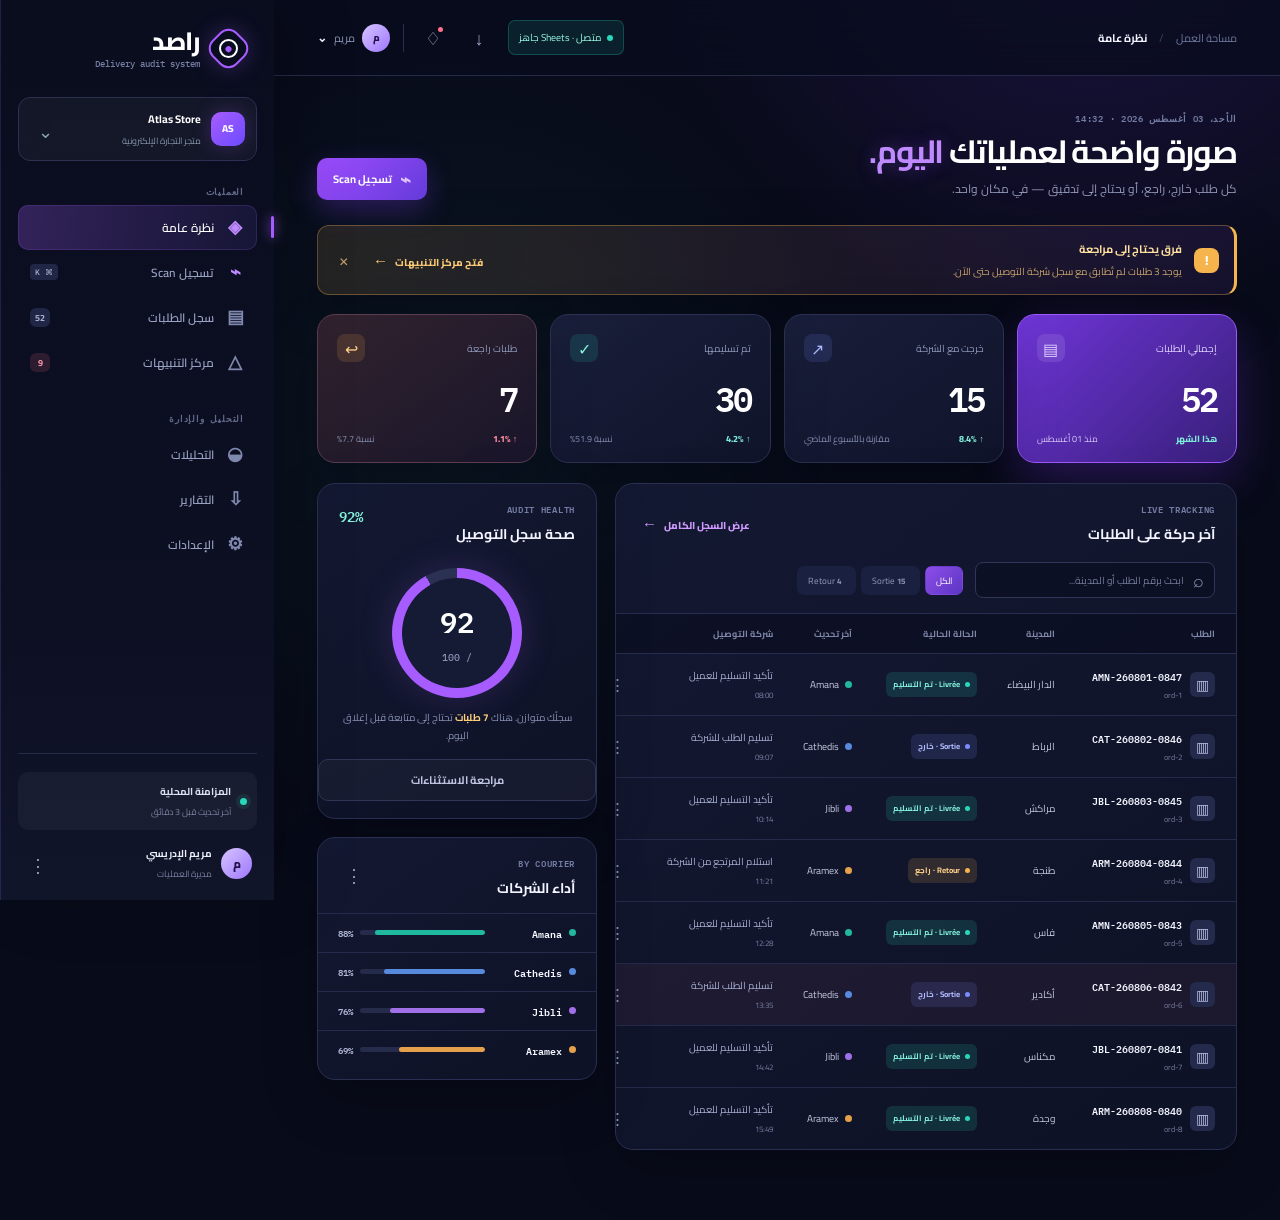
<file: index.html>
<!doctype html>
<html lang="ar" dir="rtl">
  <head>
    <meta charset="UTF-8" />
    <meta name="viewport" content="width=device-width, initial-scale=1.0, viewport-fit=cover" />
    <meta name="theme-color" content="#0b1728" />
    <meta name="description" content="راصد — نظام تدقيق وتتبع طلبات شركات التوصيل" />
    <meta name="mobile-web-app-capable" content="yes" />
    <meta name="apple-mobile-web-app-capable" content="yes" />
    <meta name="apple-mobile-web-app-status-bar-style" content="black-translucent" />
    <meta name="apple-mobile-web-app-title" content="راصد" />
    <link rel="manifest" href="./manifest.webmanifest" />
    <link rel="apple-touch-icon" href="./icons/icon.svg" />
    <title>راصد — تدقيق التوصيل</title>
    <link rel="preconnect" href="https://fonts.googleapis.com" />
    <link rel="preconnect" href="https://fonts.gstatic.com" crossorigin />
    <link href="https://fonts.googleapis.com/css2?family=Cairo:wght@400;500;600;700;800&family=IBM+Plex+Mono:wght@500;600&display=swap" rel="stylesheet" />
    <link rel="stylesheet" href="./styles.css?v=2" />
    <link rel="stylesheet" href="./mobile-fix.css?v=2" />
    <link rel="stylesheet" href="./variants.css?v=1" />
    <link rel="stylesheet" href="./trackory.css?v=1" />
  </head>
  <body>
    <div id="toast-region" class="toast-region" aria-live="polite"></div>
    <div class="app-frame">
      <aside class="sidebar" id="sidebar">
        <div class="sidebar-brand"><div class="brand-symbol"><span></span><i></i></div><div><strong>راصد</strong><small>Delivery audit system</small></div></div>
        <div class="workspace-card"><div class="workspace-avatar">AS</div><div><strong>Atlas Store</strong><span>متجر التجارة الإلكترونية</span></div><button class="ghost-icon" aria-label="تغيير مساحة العمل">⌄</button></div>
        <nav class="side-nav" aria-label="التنقل الرئيسي">
          <p class="nav-caption">العمليات</p>
          <button class="nav-link active" data-view="dashboard"><span class="nav-glyph">◈</span><span>نظرة عامة</span></button>
          <button class="nav-link" data-view="scan"><span class="nav-glyph scan-glyph">⌁</span><span>تسجيل Scan</span><kbd>⌘ K</kbd></button>
          <button class="nav-link" data-view="orders"><span class="nav-glyph">▤</span><span>سجل الطلبات</span><b id="side-total">52</b></button>
          <button class="nav-link" data-view="alerts"><span class="nav-glyph">△</span><span>مركز التنبيهات</span><b class="nav-alert" id="side-alerts">7</b></button>
          <p class="nav-caption">التحليل والإدارة</p>
          <button class="nav-link" data-view="analytics"><span class="nav-glyph">◒</span><span>التحليلات</span></button>
          <button class="nav-link" data-view="reports"><span class="nav-glyph">⇩</span><span>التقارير</span></button>
          <button class="nav-link" data-view="settings"><span class="nav-glyph">⚙</span><span>الإعدادات</span></button>
        </nav>
        <div class="sidebar-footer"><div class="sync-pill"><span class="sync-dot"></span><div><strong>المزامنة المحلية</strong><small>آخر تحديث قبل 3 دقائق</small></div></div><div class="user-row"><div class="user-avatar">م</div><div><strong>مريم الإدريسي</strong><small>مديرة العمليات</small></div><button class="ghost-icon">⋮</button></div></div>
      </aside>

      <main class="main-shell">
        <header class="topbar">
          <button class="mobile-menu ghost-icon" id="mobile-menu" aria-label="فتح القائمة">☰</button>
          <div class="topbar-context"><span>مساحة العمل</span><b>/</b><strong id="page-label">نظرة عامة</strong></div>
          <div class="topbar-actions"><span class="last-sync"><i></i> متصل · Sheets جاهز</span><button class="icon-btn" id="install-button" title="تثبيت التطبيق">↓</button><button class="icon-btn notification-trigger" data-view="alerts" title="التنبيهات">♢<i></i></button><div class="topbar-user"><span class="user-avatar small">م</span><span>مريم</span><b>⌄</b></div></div>
        </header>

        <div class="content" id="content">
          <section class="view active" id="view-dashboard">
            <div class="view-header"><div><div class="overline">الأحد، 03 أغسطس 2026 · 14:32</div><h1>صورة واضحة لعملياتك <em>اليوم.</em></h1><p>كل طلب خارج، راجع، أو يحتاج إلى تدقيق — في مكان واحد.</p></div><button class="primary-btn" data-view="scan"><span>⌁</span> تسجيل Scan</button></div>
            <div class="audit-banner" id="audit-banner"><div class="banner-icon">!</div><div><strong>فرق يحتاج إلى مراجعة</strong><p>يوجد 3 طلبات لم تُطابق مع سجل شركة التوصيل حتى الآن.</p></div><button class="banner-action" data-view="alerts">فتح مركز التنبيهات <span>←</span></button><button class="banner-close" id="close-banner">×</button></div>
            <div class="metric-grid">
              <article class="metric-card metric-primary"><div class="metric-top"><span>إجمالي الطلبات</span><span class="metric-icon">▤</span></div><strong id="metric-total">52</strong><div class="metric-bottom"><span class="trend neutral">هذا الشهر</span><span>منذ 01 أغسطس</span></div></article>
              <article class="metric-card"><div class="metric-top"><span>خرجت مع الشركة</span><span class="metric-icon blue">↗</span></div><strong id="metric-out">18</strong><div class="metric-bottom"><span class="trend up">↑ 8.4%</span><span>مقارنة بالأسبوع الماضي</span></div></article>
              <article class="metric-card"><div class="metric-top"><span>تم تسليمها</span><span class="metric-icon green">✓</span></div><strong id="metric-delivered">27</strong><div class="metric-bottom"><span class="trend up">↑ 4.2%</span><span>نسبة 51.9%</span></div></article>
              <article class="metric-card warning-card"><div class="metric-top"><span>طلبات راجعة</span><span class="metric-icon amber">↩</span></div><strong id="metric-returned">4</strong><div class="metric-bottom"><span class="trend down">↑ 1.1%</span><span>نسبة 7.7%</span></div></article>
            </div>
            <div class="dashboard-grid">
              <section class="panel recent-panel"><div class="panel-head"><div><span class="section-kicker">LIVE TRACKING</span><h2>آخر حركة على الطلبات</h2></div><button class="text-btn" data-view="orders">عرض السجل الكامل <span>←</span></button></div><div class="table-toolbar"><label class="search-field"><span>⌕</span><input id="dashboard-search" type="search" placeholder="ابحث برقم الطلب أو المدينة..." /></label><div class="quick-filters"><button class="filter-chip active" data-status="all">الكل</button><button class="filter-chip" data-status="Sortie">Sortie <b id="sortie-count">18</b></button><button class="filter-chip" data-status="Retour">Retour <b>4</b></button></div></div><div class="table-wrap"><table class="data-table"><thead><tr><th>الطلب</th><th>المدينة</th><th>الحالة الحالية</th><th>آخر تحديث</th><th>شركة التوصيل</th><th></th></tr></thead><tbody id="dashboard-table"></tbody></table></div></section>
              <aside class="side-stack"><section class="panel health-panel"><div class="panel-head compact"><div><span class="section-kicker">AUDIT HEALTH</span><h2>صحة سجل التوصيل</h2></div><span class="health-score">92%</span></div><div class="health-ring"><div><strong>92</strong><span>/ 100</span></div></div><p class="health-copy">سجلّك متوازن. هناك <strong>7 طلبات</strong> تحتاج إلى متابعة قبل إغلاق اليوم.</p><button class="outline-btn full" data-view="alerts">مراجعة الاستثناءات</button></section><section class="panel courier-panel"><div class="panel-head compact"><div><span class="section-kicker">BY COURIER</span><h2>أداء الشركات</h2></div><button class="ghost-icon">⋮</button></div><div id="courier-list"></div></section></aside>
            </div>
          </section>

          <section class="view" id="view-scan"><div class="view-header"><div><div class="overline">العمليات / تسجيل حركة</div><h1>سجّل الحركة بثقة.</h1><p>امسح الباركود أو QR Code لتحديث سجل الطلب لحظيًا.</p></div></div><div class="scan-layout"><section class="panel scanner-panel"><div class="scan-mode-tabs"><button class="scan-tab active" data-scan-mode="dispatch"><span class="mode-dot blue"></span> خروج مع شركة التوصيل <b>Sortie</b></button><button class="scan-tab" data-scan-mode="return"><span class="mode-dot amber"></span> استرجاع الطلب <b>Retour</b></button></div><div class="scanner-viewport" id="scanner-viewport"><div class="scanner-corner tl"></div><div class="scanner-corner tr"></div><div class="scanner-corner bl"></div><div class="scanner-corner br"></div><div class="scan-line"></div><div class="scanner-center"><span>⌁</span><small>ضع الباركود داخل الإطار</small></div></div><div class="scanner-actions"><button class="primary-btn" id="camera-btn"><span>◉</span> فتح الكاميرا</button><span>أو</span><button class="outline-btn" id="manual-focus">إدخال الرقم يدويًا</button></div><div class="scan-status" id="scan-status"><span class="status-dot"></span><span>جاهز للمسح — اختر العملية أولًا</span></div></section><section class="panel manual-panel"><div class="panel-head"><div><span class="section-kicker">MANUAL ENTRY</span><h2>تسجيل سريع</h2><p>استخدمه عند تعذر قراءة الباركود.</p></div></div><label class="field-label" for="manual-barcode">رقم الطلب أو Barcode</label><div class="manual-input"><input id="manual-barcode" placeholder="مثال: AMN-260803-0847" /><button id="submit-scan">تسجيل</button></div><div class="manual-hint"><span>i</span><p>التسجيل المكرر لن يُحتسب. يمكن البحث عن الطلبات غير المعروفة من مركز التنبيهات.</p></div><div class="last-scan" id="last-scan"><span class="last-scan-icon">⌁</span><div><small>آخر عملية</small><strong>لا توجد عملية بعد</strong></div></div></section></div><section class="panel scan-log-panel"><div class="panel-head compact"><div><span class="section-kicker">TODAY'S ACTIVITY</span><h2>سجل عمليات اليوم</h2></div><span class="live-label"><i></i> مباشر</span></div><div id="scan-log"></div></section></section>

          <section class="view" id="view-orders"><div class="view-header"><div><div class="overline">العمليات / سجل الطلبات</div><h1>كل الطلبات في سجل واحد.</h1><p>ابحث، صفِّ، وراجع آخر حركة على كل طلب.</p></div><button class="outline-btn" id="export-orders">⇩ تصدير السجل</button></div><section class="panel orders-full-panel"><div class="orders-toolbar"><label class="search-field wide"><span>⌕</span><input id="orders-search" type="search" placeholder="ابحث برقم الطلب، المدينة، أو الشركة..." /></label><select id="status-filter"><option value="all">كل الحالات</option><option value="Sortie">Sortie · خارج</option><option value="Livrée">Livrée · تم التسليم</option><option value="Retour">Retour · راجع</option><option value="Unknown">غير معروف</option></select><select id="company-filter"><option value="all">كل الشركات</option><option>Amana</option><option>Cathedis</option><option>Jibli</option><option>Aramex</option></select><button class="outline-btn" id="clear-filters">مسح الفلاتر</button></div><div class="orders-summary"><span id="orders-result">52 طلبًا</span><span>آخر مزامنة: 14:29</span></div><div class="table-wrap"><table class="data-table full-table"><thead><tr><th>رقم الطلب</th><th>التاريخ</th><th>المدينة</th><th>الحالة</th><th>الشركة</th><th>آخر حركة</th><th>مدة الحالة</th><th></th></tr></thead><tbody id="orders-table"></tbody></table></div></section></section>

          <section class="view" id="view-alerts"><div class="view-header"><div><div class="overline">التحكم / الاستثناءات</div><h1>مركز التنبيهات.</h1><p>لا تترك أي طلب خلفك. هذه الحالات تحتاج إلى قرار.</p></div><button class="primary-btn" id="resolve-all">✓ تحديد الكل كمُراجع</button></div><div class="alert-summary-grid"><article class="alert-summary red"><span>طلبات تجاوزت الحد</span><strong id="alert-count">7</strong><small>أكثر من 5 أيام بدون تحديث</small></article><article class="alert-summary amber"><span>فروقات في السجل</span><strong>3</strong><small>تحتاج مطابقة مع الشركة</small></article><article class="alert-summary purple"><span>طلبات غير معروفة</span><strong>2</strong><small>لم يتم العثور عليها في المصدر</small></article></div><section class="panel alert-list-panel"><div class="panel-head"><div><span class="section-kicker">ACTION REQUIRED</span><h2>الاستثناءات المفتوحة</h2></div><span class="alert-filter-label">مرتبة حسب الأولوية</span></div><div id="alerts-list"></div></section></section>

          <section class="view" id="view-analytics"><div class="view-header"><div><div class="overline">التحليل / الأداء</div><h1>افهم ما يحدث في سجلّك.</h1><p>مؤشرات تدقيق تساعدك على اتخاذ قرار أسرع.</p></div><select class="period-select"><option>آخر 30 يومًا</option><option>هذا الأسبوع</option><option>هذا الشهر</option></select></div><div class="analytics-grid"><section class="panel chart-panel"><div class="panel-head"><div><span class="section-kicker">DELIVERY RATE</span><h2>نسبة التسليم اليومية</h2></div><span class="chart-legend"><i></i> التسليم <i class="return-dot"></i> Retour</span></div><div class="chart-area"><div class="chart-y"><span>100%</span><span>75%</span><span>50%</span><span>25%</span><span>0%</span></div><div class="chart-lines"><div class="grid-lines"></div><svg viewBox="0 0 700 220" preserveAspectRatio="none"><path class="area-path" d="M0,142 C55,128 72,158 120,120 S180,142 220,105 S290,86 335,104 S390,126 440,78 S520,105 560,64 S640,83 700,44 L700,220 L0,220Z"></path><path class="line-path" d="M0,142 C55,128 72,158 120,120 S180,142 220,105 S290,86 335,104 S390,126 440,78 S520,105 560,64 S640,83 700,44"></path></svg><div class="chart-x"><span>05 أغسطس</span><span>12 أغسطس</span><span>19 أغسطس</span><span>26 أغسطس</span><span>اليوم</span></div></div></div></section><section class="panel rate-panel"><div class="panel-head"><div><span class="section-kicker">OUTCOME MIX</span><h2>توزيع الحالات</h2></div></div><div class="donut"><div><strong>52</strong><span>طلبًا</span></div></div><div class="donut-legend"><span><i class="green"></i> Livrée <b>27</b></span><span><i class="blue"></i> Sortie <b>18</b></span><span><i class="amber"></i> Retour <b>4</b></span><span><i class="gray"></i> أخرى <b>3</b></span></div></section></div><section class="panel courier-performance"><div class="panel-head"><div><span class="section-kicker">COURIER COMPARISON</span><h2>مقارنة شركات التوصيل</h2></div></div><div id="performance-list"></div></section></section>

          <section class="view" id="view-reports"><div class="view-header"><div><div class="overline">الإدارة / التقارير</div><h1>التقارير التي تحتاجها.</h1><p>حوّل حركة الطلبات إلى صورة قابلة للمشاركة.</p></div></div><div class="report-cards"><article class="report-card dark-report"><span class="report-symbol">▤</span><div><small>تقرير شامل</small><h2>سجل الطلبات الكامل</h2><p>كل الطلبات، الحالات، التواريخ، وآخر حركة مسجلة.</p></div><button class="primary-btn" id="export-csv">تصدير Excel <span>↓</span></button></article><article class="report-card"><span class="report-symbol purple">◒</span><div><small>تقرير الأداء</small><h2>ملخص التسليم والـ Retour</h2><p>مقارنة شهرية لنسب التسليم وأداء شركات التوصيل.</p></div><button class="outline-btn" id="export-performance">تصدير التقرير <span>↓</span></button></article></div><section class="panel report-history"><div class="panel-head"><div><span class="section-kicker">EXPORT HISTORY</span><h2>آخر الملفات المصدرة</h2></div></div><div class="history-row"><span class="file-badge xls">XLS</span><div><strong>delivery-audit-august.xlsx</strong><small>52 طلبًا · اليوم 14:12</small></div><button class="icon-btn">↓</button></div><div class="history-row"><span class="file-badge pdf">PDF</span><div><strong>monthly-performance-july.pdf</strong><small>تقرير الأداء · 01 أغسطس</small></div><button class="icon-btn">↓</button></div></section></section>

          <section class="view" id="view-settings"><div class="view-header"><div><div class="overline">الإدارة / الإعدادات</div><h1>إعدادات مساحة العمل.</h1><p>اضبط قواعد التدقيق ومصادر البيانات.</p></div></div><div class="settings-grid"><section class="panel settings-card"><div class="panel-head"><div><span class="section-kicker">AUDIT RULES</span><h2>قواعد التنبيه</h2></div></div><label class="setting-field"><span>اعتبر الطلب متأخرًا بعد</span><div><input id="threshold-input" type="number" value="5" min="1" max="30" /><b>أيام</b></div></label><p>ستظهر الطلبات التي تجاوزت هذه المدة في مركز التنبيهات.</p><button class="primary-btn full" id="save-settings">حفظ التغييرات</button></section><section class="panel settings-card"><div class="panel-head"><div><span class="section-kicker">DATA SOURCE</span><h2>مصدر البيانات</h2></div><span class="connected-badge"><i></i> جاهز</span></div><div class="source-card"><span class="sheets-mark">▤</span><div><strong>Google Sheets</strong><small>المصدر الأساسي للطلبات</small></div><button class="outline-btn">إعداد الربط</button></div><p>يمكن تغيير مصدر البيانات لاحقًا مع الحفاظ على سجل الطلبات وإعدادات التدقيق.</p></section></div></section>
        </div>
      </main>
    </div>
    <div class="mobile-bottom"><button data-view="dashboard" class="active">◈<span>الرئيسية</span></button><button data-view="orders">▤<span>الطلبات</span></button><button data-view="scan" class="mobile-scan">⌁</button><button data-view="alerts">△<span>تنبيهات</span><b id="mobile-alerts">7</b></button><button data-view="settings">☰<span>المزيد</span></button></div>
    <div class="modal-backdrop hidden" id="order-modal"><section class="order-modal"><button class="modal-close" id="modal-close">×</button><div id="modal-content"></div></section></div>
    <script>if ("serviceWorker" in navigator) navigator.serviceWorker.register("./sw.js?v=5", { updateViaCache: "none" }).catch(() => {});</script>
    <script src="./data-source.js?v=2"></script>
    <script src="./app.js?v=3"></script>
  </body>
</html>
</file>
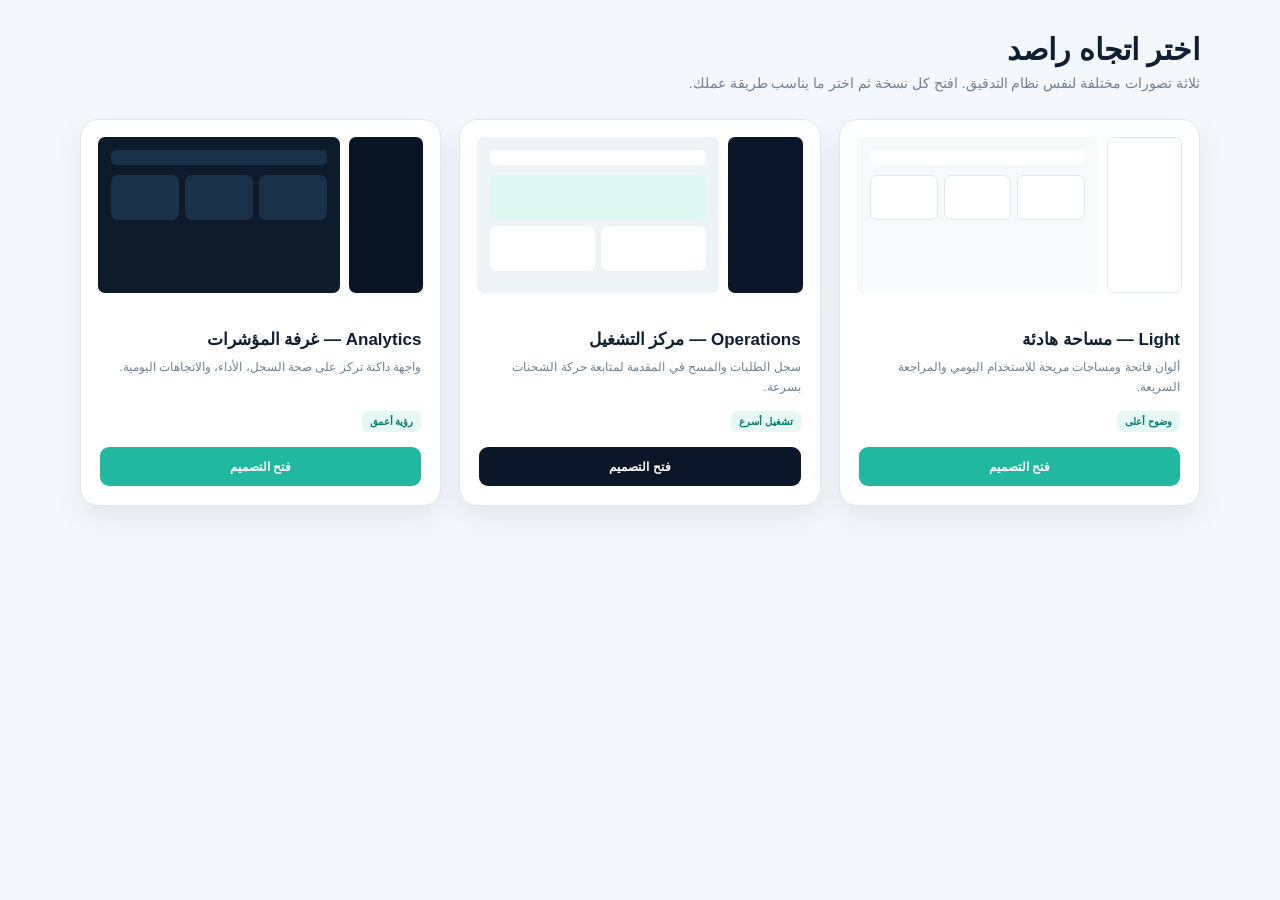
<file: variants/index.html>
<!doctype html>
<html lang="ar" dir="rtl">
  <head>
    <meta charset="UTF-8" />
    <meta name="viewport" content="width=device-width, initial-scale=1.0" />
    <meta name="theme-color" content="#0b1728" />
    <title>راصد — اختيارات التصميم</title>
    <style>
      :root{font-family:Arial,"Cairo",sans-serif;color:#102033;background:#f4f7fb}
      *{box-sizing:border-box}body{margin:0;padding:32px;min-height:100vh}
      main{max-width:1120px;margin:auto}header{margin-bottom:28px}
      h1{margin:0 0 8px;font-size:30px}p{margin:0;color:#6f8292;font-size:14px}
      .grid{display:grid;grid-template-columns:repeat(3,1fr);gap:18px}
      .card{overflow:hidden;background:#fff;border:1px solid #e0e8ee;border-radius:18px;box-shadow:0 12px 30px rgba(16,32,51,.07)}
      .preview{height:190px;padding:17px;display:flex;gap:9px}
      .preview i{display:block;border-radius:7px}.preview .rail{width:23%;background:#0b1728}.preview .body{flex:1;background:#f5f8fa;padding:13px}.preview .bar{height:15px;background:#fff;border-radius:5px;margin-bottom:10px}.preview .cards{display:grid;grid-template-columns:repeat(3,1fr);gap:6px}.preview .cards i{height:45px;background:#fff}.light .rail{background:#fff;border:1px solid #dfe8ed}.light .body{background:#f6fafb}.light .cards i{border:1px solid #dfe8ed}.operations .body{background:#eef3f6}.operations .cards{grid-template-columns:repeat(2,1fr)}.operations .cards i:first-child{grid-column:1/-1;background:#dff7f1}.analytics .body{background:#0e1b2b}.analytics .bar,.analytics .cards i{background:#193149}.analytics .rail{background:#091524}
      .copy{padding:19px}.copy h2{margin:0 0 7px;font-size:17px}.copy p{font-size:12px;line-height:1.7;min-height:42px}.tag{display:inline-block;margin-top:12px;padding:5px 8px;border-radius:6px;background:#e5f8f4;color:#087d72;font-size:10px;font-weight:700}.link{display:flex;align-items:center;justify-content:center;height:39px;margin-top:15px;border-radius:9px;background:#0b1728;color:#fff;text-decoration:none;font-size:12px;font-weight:700}.light .link{background:#20b89f}.analytics .link{background:#20b89f}
      @media(max-width:760px){body{padding:20px 14px}.grid{grid-template-columns:1fr}.preview{height:150px}}
    </style>
  </head>
  <body>
    <main>
      <header><h1>اختر اتجاه راصد</h1><p>ثلاثة تصورات مختلفة لنفس نظام التدقيق. افتح كل نسخة ثم اختر ما يناسب طريقة عملك.</p></header>
      <section class="grid">
        <article class="card light"><div class="preview"><i class="rail"></i><i class="body"><i class="bar"></i><span class="cards"><i></i><i></i><i></i></span></i></div><div class="copy"><h2>Light — مساحة هادئة</h2><p>ألوان فاتحة ومساحات مريحة للاستخدام اليومي والمراجعة السريعة.</p><span class="tag">وضوح أعلى</span><a class="link" href="./light.html">فتح التصميم</a></div></article>
        <article class="card operations"><div class="preview"><i class="rail"></i><i class="body"><i class="bar"></i><span class="cards"><i></i><i></i><i></i></span></i></div><div class="copy"><h2>Operations — مركز التشغيل</h2><p>سجل الطلبات والمسح في المقدمة لمتابعة حركة الشحنات بسرعة.</p><span class="tag">تشغيل أسرع</span><a class="link" href="./operations.html">فتح التصميم</a></div></article>
        <article class="card analytics"><div class="preview"><i class="rail"></i><i class="body"><i class="bar"></i><span class="cards"><i></i><i></i><i></i></span></i></div><div class="copy"><h2>Analytics — غرفة المؤشرات</h2><p>واجهة داكنة تركز على صحة السجل، الأداء، والاتجاهات اليومية.</p><span class="tag">رؤية أعمق</span><a class="link" href="./analytics.html">فتح التصميم</a></div></article>
      </section>
    </main>
  </body>
</html>
</file>
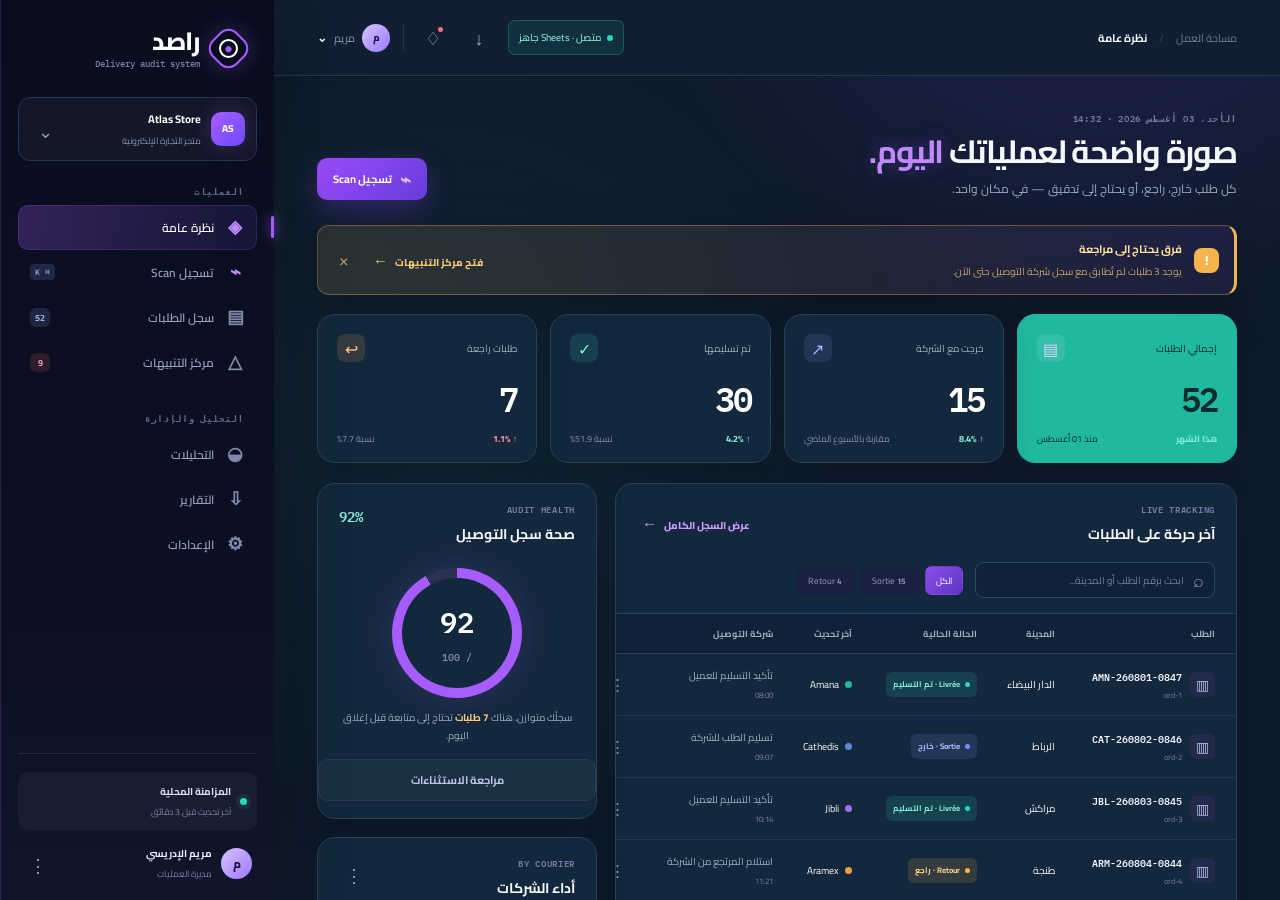
<file: variants/analytics.html>
<!doctype html>
<html lang="ar" dir="rtl">
  <head><meta charset="UTF-8" /><meta name="viewport" content="width=device-width, initial-scale=1.0" /><title>راصد — Analytics</title></head>
  <body style="margin:0;overflow:hidden"><iframe title="راصد Analytics" src="../?variant=analytics" style="display:block;width:100vw;height:100vh;border:0"></iframe></body>
</html>
</file>
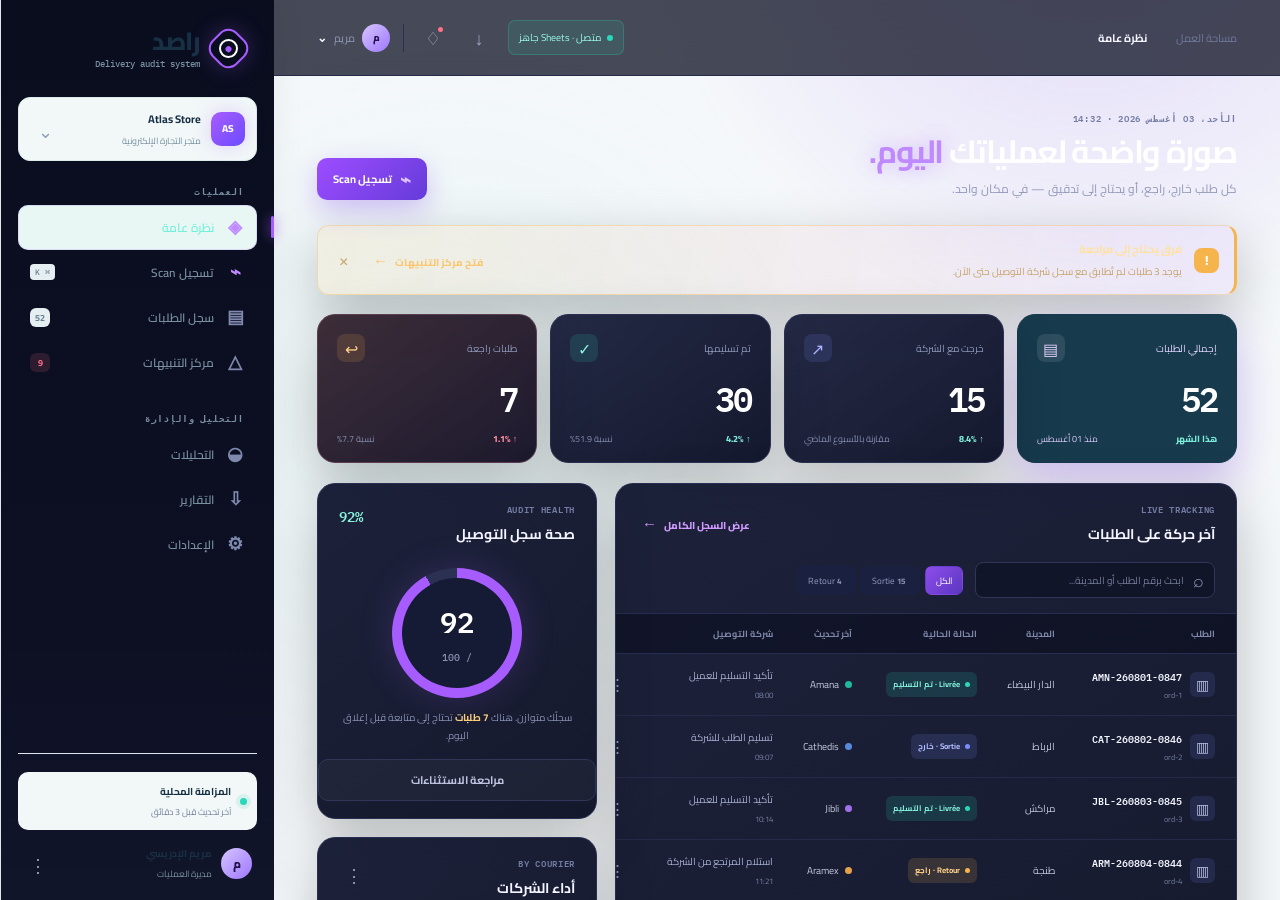
<file: variants/light.html>
<!doctype html>
<html lang="ar" dir="rtl">
  <head><meta charset="UTF-8" /><meta name="viewport" content="width=device-width, initial-scale=1.0" /><title>راصد — Light</title></head>
  <body style="margin:0;overflow:hidden"><iframe title="راصد Light" src="../?variant=light" style="display:block;width:100vw;height:100vh;border:0"></iframe></body>
</html>
</file>
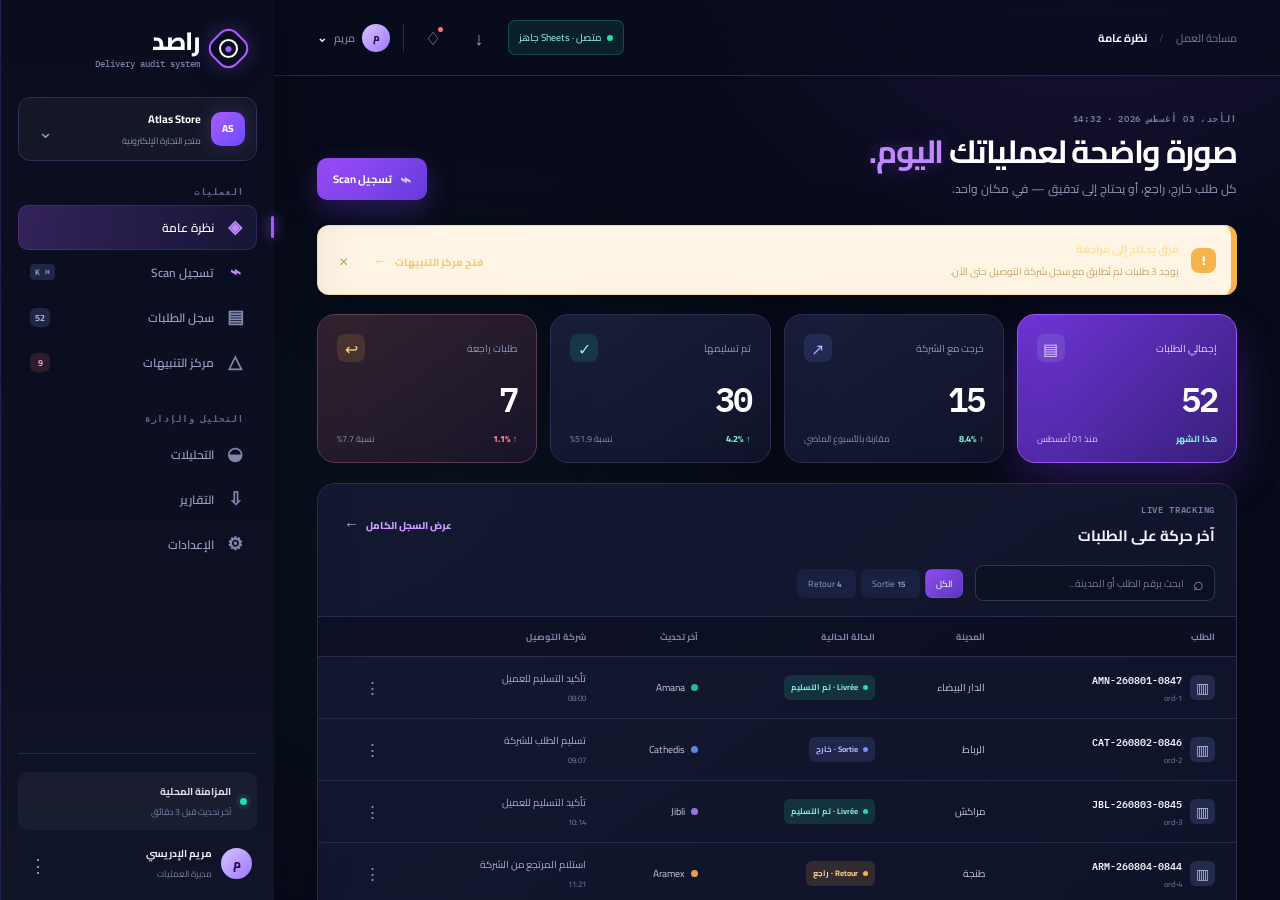
<file: variants/operations.html>
<!doctype html>
<html lang="ar" dir="rtl">
  <head><meta charset="UTF-8" /><meta name="viewport" content="width=device-width, initial-scale=1.0" /><title>راصد — Operations</title></head>
  <body style="margin:0;overflow:hidden"><iframe title="راصد Operations" src="../?variant=operations" style="display:block;width:100vw;height:100vh;border:0"></iframe></body>
</html>
</file>
<file: styles.css>
:root{--ink:#102033;--navy:#0b1728;--navy-2:#13243a;--canvas:#f4f7fb;--surface:#fff;--surface-2:#f8fafc;--line:#e7edf3;--muted:#8191a5;--muted-2:#a6b1bf;--teal:#20b89f;--teal-dark:#087d72;--teal-soft:#e5f8f4;--blue:#5789dd;--blue-soft:#eaf0fc;--amber:#e4a04b;--amber-soft:#fff5e5;--red:#d95d68;--red-soft:#fff0f1;--purple:#a070e8;--shadow:0 12px 35px rgba(16,32,51,.055);--radius:16px;font-family:"Cairo",sans-serif;color:var(--ink)}
*{box-sizing:border-box}html{background:var(--canvas);scroll-behavior:smooth}body{margin:0;min-width:320px;background:var(--canvas);font-size:13px}button,input,select{font:inherit}button{cursor:pointer;border:0}button:focus-visible,input:focus-visible,select:focus-visible{outline:3px solid rgba(32,184,159,.22);outline-offset:2px}p,h1,h2,h3{margin:0} .hidden{display:none!important}
.app-frame{min-height:100vh;display:flex;direction:rtl}.sidebar{position:fixed;inset:0 auto 0 0;width:274px;background:var(--navy);color:#fff;padding:28px 17px 18px;display:flex;flex-direction:column;direction:rtl;z-index:20;box-shadow:10px 0 35px rgba(11,23,40,.1)}.sidebar-brand{display:flex;align-items:center;gap:11px;padding:0 11px 27px}.sidebar-brand strong{display:block;font-size:25px;line-height:1;font-weight:800;letter-spacing:-1px}.sidebar-brand small{display:block;color:#71839b;font:500 9px/1.2 "IBM Plex Mono",monospace;margin-top:6px;direction:ltr;text-align:right}.brand-symbol{width:35px;height:35px;border:2px solid var(--teal);border-radius:12px;position:relative;display:grid;place-items:center;transform:rotate(45deg)}.brand-symbol:before{content:"";width:15px;height:15px;border:2px solid #fff;border-radius:50%}.brand-symbol span{position:absolute;width:6px;height:6px;background:var(--teal);border-radius:50%}.brand-symbol i{display:none}
.workspace-card{display:flex;align-items:center;gap:10px;border:1px solid #24364c;background:#13243a;border-radius:12px;padding:11px;margin:0 0 26px}.workspace-avatar{display:grid;place-items:center;width:34px;height:34px;background:var(--teal);color:#052c2a;border-radius:10px;font-size:10px;font-weight:800}.workspace-card>div:nth-child(2){flex:1;min-width:0}.workspace-card strong,.workspace-card span,.user-row strong,.user-row small{display:block}.workspace-card strong{font-size:11px}.workspace-card span{font-size:9px;color:#8596aa;margin-top:3px}.ghost-icon{background:transparent;color:#8da0b5;width:30px;height:30px;border-radius:8px;font-size:18px;display:grid;place-items:center}.ghost-icon:hover{background:#1c3047;color:#fff}
.nav-caption{color:#60738a;font:600 9px/1 "IBM Plex Mono",monospace;letter-spacing:.8px;padding:0 13px;margin:0 0 9px}.nav-caption:not(:first-child){margin-top:29px}.side-nav{flex:1}.nav-link{height:45px;width:100%;display:flex;align-items:center;gap:11px;border-radius:10px;padding:0 12px;background:transparent;color:#93a4b7;text-align:right;font-size:12px;font-weight:600;transition:.2s;position:relative}.nav-link:hover{background:#142940;color:#fff}.nav-link.active{background:linear-gradient(100deg,#20374f,#173148);color:#fff}.nav-link.active:before{content:"";position:absolute;right:-17px;width:3px;height:22px;background:var(--teal);border-radius:2px}.nav-glyph{width:20px;text-align:center;color:#8095ad;font-size:18px;line-height:1}.nav-link.active .nav-glyph,.scan-glyph{color:var(--teal)}.nav-link kbd{margin-right:auto;background:#20364c;color:#8ea1b5;border-radius:4px;padding:3px 5px;font:500 8px "IBM Plex Mono",monospace}.nav-link b{margin-right:auto;min-width:20px;height:19px;border-radius:6px;background:#21384e;color:#a8b8c8;font-size:9px;display:grid;place-items:center}.nav-link b.nav-alert{background:#6c3d44;color:#ffb2b6}.sidebar-footer{border-top:1px solid #1f3349;padding-top:18px}.sync-pill{display:flex;align-items:center;gap:9px;background:#12283d;border-radius:10px;padding:10px;margin-bottom:14px}.sync-dot{width:7px;height:7px;background:var(--teal);border-radius:50%;box-shadow:0 0 0 4px rgba(32,184,159,.12)}.sync-pill strong,.sync-pill small{display:block}.sync-pill strong{font-size:10px;color:#d7e1ea}.sync-pill small{font-size:9px;color:#6e8298;margin-top:2px}.user-row{display:flex;align-items:center;gap:9px;padding:0 5px}.user-avatar{display:grid;place-items:center;width:31px;height:31px;border-radius:50%;background:#d2f2ed;color:#087d72;font-weight:800;font-size:12px}.user-row>div:nth-child(2){flex:1}.user-row strong{font-size:10px}.user-row small{font-size:9px;color:#788ca2;margin-top:2px}
.main-shell{width:calc(100% - 274px);margin-left:274px;min-width:0}.topbar{height:76px;background:var(--surface);border-bottom:1px solid var(--line);padding:0 43px;display:flex;align-items:center;justify-content:space-between;direction:rtl}.topbar-context{display:flex;align-items:center;gap:12px;color:#a4afbc;font-size:11px}.topbar-context b{color:#d1d9e1;font-weight:400}.topbar-context strong{color:var(--ink);font-weight:700}.topbar-actions{display:flex;align-items:center;gap:12px}.last-sync{font-size:10px;color:#7c8d9e;background:#f3faf8;border:1px solid #dff3ee;padding:7px 10px;border-radius:7px}.last-sync i{display:inline-block;width:6px;height:6px;background:var(--teal);border-radius:50%;margin-left:4px}.icon-btn{position:relative;width:34px;height:34px;border-radius:9px;background:transparent;color:#8091a4;font-size:18px;display:grid;place-items:center}.icon-btn:hover{background:#f0f5f8;color:var(--ink)}.notification-trigger i{position:absolute;top:6px;right:7px;width:5px;height:5px;background:var(--red);border-radius:50%}.topbar-user{display:flex;align-items:center;gap:7px;border-right:1px solid var(--line);padding-right:13px;color:#64778c;font-size:11px}.topbar-user b{font-size:12px;color:#9aabb9}.user-avatar.small{width:28px;height:28px;font-size:10px}.mobile-menu{display:none}
.content{max-width:1600px;margin:0 auto;padding:37px 43px 70px}.view{display:none;animation:enter .25s ease}.view.active{display:block}@keyframes enter{from{opacity:0;transform:translateY(5px)}to{opacity:1;transform:none}}.view-header{display:flex;align-items:flex-end;justify-content:space-between;gap:22px;margin-bottom:25px}.overline,.section-kicker{display:block;color:#91a0b0;font:600 9px/1.2 "IBM Plex Mono",monospace;letter-spacing:.7px;direction:ltr;text-align:right}.view-header h1{font-size:30px;letter-spacing:-1.1px;line-height:1.3;margin:7px 0 5px;color:var(--ink)}.view-header h1 em{font-style:normal;color:var(--teal)}.view-header p{font-size:12px;color:#8291a1}.primary-btn,.outline-btn{min-height:42px;border-radius:10px;padding:0 16px;display:inline-flex;align-items:center;justify-content:center;gap:8px;font-size:11px;font-weight:700;transition:.2s}.primary-btn{background:var(--navy);color:#fff;box-shadow:0 7px 16px rgba(11,23,40,.15)}.primary-btn:hover{background:#18314d;transform:translateY(-1px)}.primary-btn span{color:var(--teal);font-size:18px}.outline-btn{border:1px solid #d7e2ea;background:#fff;color:#496176}.outline-btn:hover{border-color:var(--teal);color:var(--teal);background:#f8fffd}.outline-btn.full,.primary-btn.full{width:100%}.text-btn{background:transparent;color:var(--teal-dark);font-size:10px;font-weight:800;padding:5px}.text-btn span{font-size:15px;margin-right:5px}
.audit-banner{display:flex;align-items:center;gap:12px;background:#fff9ef;border:1px solid #f4ddae;border-right:3px solid var(--amber);border-radius:12px;padding:13px 15px;margin-bottom:19px;color:#805b25}.banner-icon{width:25px;height:25px;border-radius:8px;background:var(--amber);color:#fff;display:grid;place-items:center;font-weight:800}.audit-banner>div:nth-child(2){flex:1}.audit-banner strong{display:block;font-size:11px;color:#8e611f}.audit-banner p{font-size:10px;margin-top:3px;color:#a98148}.banner-action{color:#9b6b29;background:transparent;font-size:10px;font-weight:800}.banner-action span{font-size:15px;margin-right:5px}.banner-close{background:transparent;color:#c8a673;font-size:17px}
.metric-grid{display:grid;grid-template-columns:repeat(4,1fr);gap:13px;margin-bottom:20px}.metric-card{background:#fff;border:1px solid var(--line);box-shadow:var(--shadow);border-radius:var(--radius);padding:19px 19px 15px;min-height:141px}.metric-card.metric-primary{background:var(--navy);color:#fff;border-color:var(--navy)}.metric-card.warning-card{background:linear-gradient(135deg,#fff,#fffaf1);border-color:#f3e2c4}.metric-top{display:flex;justify-content:space-between;align-items:center;color:#8997a7;font-size:10px}.metric-primary .metric-top{color:#9bacbe}.metric-icon{display:grid;place-items:center;width:28px;height:28px;border-radius:8px;background:#193149;color:#b8c8d7;font-size:16px}.metric-icon.blue{background:var(--blue-soft);color:var(--blue)}.metric-icon.green{background:var(--teal-soft);color:var(--teal-dark)}.metric-icon.amber{background:var(--amber-soft);color:#c78427}.metric-card>strong{display:block;font:600 34px/1 "IBM Plex Mono",monospace;margin-top:20px;letter-spacing:-2px}.metric-primary>strong{color:#fff}.metric-bottom{display:flex;justify-content:space-between;align-items:center;margin-top:14px;font-size:9px;color:#a3afbc}.metric-primary .metric-bottom{color:#71869c}.trend{font-weight:800}.trend.up{color:var(--teal-dark)}.metric-primary .trend{color:#83e0cf}.trend.down{color:var(--red)}.trend.neutral{color:var(--teal)}
.dashboard-grid{display:grid;grid-template-columns:minmax(0,1.7fr) minmax(280px,.75fr);gap:18px}.panel{background:var(--surface);border:1px solid var(--line);border-radius:var(--radius);box-shadow:var(--shadow);overflow:hidden}.panel-head{display:flex;justify-content:space-between;align-items:flex-start;gap:16px;padding:20px 21px 15px}.panel-head.compact{padding-bottom:12px}.panel-head h2{font-size:14px;margin-top:6px;color:var(--ink)}.panel-head p{font-size:10px;color:var(--muted);margin-top:4px}.table-toolbar{display:flex;align-items:center;gap:12px;padding:0 21px 15px}.search-field{height:36px;display:flex;align-items:center;gap:7px;border:1px solid #e1e9f0;border-radius:8px;padding:0 10px;background:#fcfdfe;min-width:240px}.search-field:focus-within{border-color:var(--teal);box-shadow:0 0 0 3px var(--teal-soft)}.search-field span{font-size:18px;color:#9aa9b9}.search-field input{border:0;outline:0;background:transparent;min-width:0;width:100%;font-size:10px;color:var(--ink)}.search-field input::placeholder{color:#a5b2bf}.quick-filters{display:flex;gap:5px}.filter-chip{height:29px;padding:0 10px;border:1px solid transparent;background:#f5f8fa;border-radius:7px;color:#7c8d9f;font-size:9px}.filter-chip b{font-size:8px;margin-right:4px}.filter-chip.active{background:var(--navy);color:#fff}.table-wrap{width:100%;overflow-x:auto}.data-table{width:100%;border-collapse:collapse;min-width:650px}.data-table th{font-size:9px;font-weight:700;color:#9aa7b5;text-align:right;background:#fbfcfd;border-top:1px solid #eef2f5;border-bottom:1px solid #eef2f5;padding:11px 12px;white-space:nowrap}.data-table th:first-child,.data-table td:first-child{padding-right:21px}.data-table td{padding:12px;border-bottom:1px solid #f0f3f6;color:#516579;font-size:10px;white-space:nowrap}.data-table tbody tr:last-child td{border-bottom:0}.data-table tbody tr:hover{background:#fbfefd}.stale-row{background:#fffaf9!important}.order-link{display:flex;align-items:center;gap:8px;text-align:right;background:transparent;color:var(--ink);padding:0}.order-link:hover strong{color:var(--teal-dark)}.order-link strong,.order-link small{display:block}.order-link strong{font:600 10px "IBM Plex Mono",monospace}.order-link small{font-size:8px;color:#a2afbc;margin-top:3px}.barcode-box{display:grid;place-items:center;width:25px;height:25px;border-radius:6px;background:#eef4f8;color:#66849c;font-size:14px}.status-badge{display:inline-flex;align-items:center;gap:5px;border-radius:6px;padding:5px 7px;font-size:8px;font-weight:700}.status-badge i{width:5px;height:5px;border-radius:50%}.status-out{background:var(--blue-soft);color:#426ab3}.status-out i{background:var(--blue)}.status-delivered{background:var(--teal-soft);color:#087d72}.status-delivered i{background:var(--teal)}.status-return{background:var(--amber-soft);color:#a66e20}.status-return i{background:var(--amber)}.status-unknown{background:var(--red-soft);color:#b84551}.status-unknown i{background:var(--red)}.courier-name{display:flex;align-items:center;gap:6px}.courier-name i,.courier-dot{width:7px;height:7px;border-radius:50%;display:inline-block}.last-action{display:block;color:#607489}.last-action small{display:block;color:#a6b1bd;font-size:8px;margin-top:3px}.row-more{background:transparent;color:#9aa9b7;font-size:17px}.duration{color:#617487}.duration.late{color:var(--red);font-weight:800}.empty-table{text-align:center!important;color:#9aa8b6!important;padding:30px!important}
.side-stack{display:flex;flex-direction:column;gap:18px}.health-panel{padding-bottom:17px}.health-score{font:600 14px "IBM Plex Mono",monospace;color:var(--teal-dark)}.health-ring{width:130px;height:130px;border-radius:50%;margin:9px auto 11px;background:conic-gradient(var(--teal) 0 92%,#e8f2f1 92% 100%);display:grid;place-items:center;position:relative}.health-ring:after{content:"";position:absolute;inset:10px;border-radius:50%;background:#fff}.health-ring div{position:relative;z-index:1;text-align:center}.health-ring strong{display:block;font:600 29px "IBM Plex Mono",monospace}.health-ring span{font:500 10px "IBM Plex Mono",monospace;color:#99a8b7}.health-copy{text-align:center;color:#8291a0;font-size:10px;line-height:1.8;padding:0 22px 14px}.health-copy strong{color:var(--amber)}.courier-panel{padding-bottom:10px}.courier-row{display:flex;align-items:center;gap:7px;padding:10px 20px;border-top:1px solid #f0f3f6;font-size:10px}.courier-row strong{width:70px;font:600 10px "IBM Plex Mono",monospace}.courier-row b{font:600 9px "IBM Plex Mono",monospace;color:#708399}.courier-bar{height:5px;background:#eef2f5;border-radius:5px;flex:1;overflow:hidden}.courier-bar i{height:100%;display:block;border-radius:5px}
.scan-layout{display:grid;grid-template-columns:minmax(0,1.35fr) minmax(310px,.8fr);gap:18px;margin-bottom:18px}.scanner-panel{padding-bottom:17px}.scan-mode-tabs{display:grid;grid-template-columns:1fr 1fr;border-bottom:1px solid var(--line)}.scan-tab{height:54px;background:#fff;color:#8191a2;text-align:right;padding:0 20px;font-size:10px;border-bottom:2px solid transparent}.scan-tab.active{color:var(--ink);border-bottom-color:var(--teal);font-weight:800}.scan-tab b{display:block;color:#9eabb8;font:500 8px "IBM Plex Mono",monospace;margin-top:4px}.mode-dot{display:inline-block;width:7px;height:7px;border-radius:50%;margin-left:6px}.mode-dot.blue{background:var(--blue)}.mode-dot.amber{background:var(--amber)}.scanner-viewport{height:292px;margin:23px 22px 18px;border-radius:14px;background:linear-gradient(145deg,#101f31,#1a3248);position:relative;display:grid;place-items:center;overflow:hidden}.scanner-viewport:before{content:"";position:absolute;inset:0;background:radial-gradient(circle at center,rgba(32,184,159,.1),transparent 45%)}.scanner-corner{position:absolute;width:32px;height:32px;border-color:var(--teal);border-style:solid}.scanner-corner.tl{top:38px;right:46px;border-width:2px 2px 0 0}.scanner-corner.tr{top:38px;left:46px;border-width:2px 0 0 2px}.scanner-corner.bl{bottom:38px;right:46px;border-width:0 2px 2px 0}.scanner-corner.br{bottom:38px;left:46px;border-width:0 0 2px 2px}.scanner-center{text-align:center;color:#7890a4;position:relative}.scanner-center span{font-size:55px;color:#b1c4d5;display:block;line-height:1}.scanner-center small{display:block;font-size:9px;margin-top:12px}.scan-line{position:absolute;top:72px;right:55px;left:55px;height:1px;background:var(--teal);box-shadow:0 0 14px 2px rgba(32,184,159,.6);animation:scanline 2.5s ease-in-out infinite}@keyframes scanline{0%,100%{transform:translateY(0);opacity:.5}50%{transform:translateY(145px);opacity:1}}.scanner-viewport.camera-on .scanner-center span{color:var(--teal)}.scanner-actions{display:flex;align-items:center;justify-content:center;gap:10px;color:#9aa8b6;font-size:10px}.scan-status{margin:15px 22px 0;background:#f4f8fa;border-radius:8px;padding:10px;color:#788a9d;font-size:9px;text-align:center}.status-dot{display:inline-block;width:6px;height:6px;border-radius:50%;background:#9fadb8;margin-left:5px}.status-dot.live{background:var(--teal);box-shadow:0 0 0 4px var(--teal-soft)}.manual-panel{padding-bottom:22px}.field-label{display:block;color:#5c7084;font-size:10px;font-weight:700;margin:12px 21px 8px}.manual-input{display:flex;margin:0 21px;border:1px solid #dfe8ef;border-radius:9px;overflow:hidden;direction:ltr}.manual-input:focus-within{border-color:var(--teal)}.manual-input input{flex:1;min-width:0;border:0;outline:0;padding:0 11px;font:500 10px "IBM Plex Mono",monospace;direction:ltr}.manual-input button{width:69px;background:var(--teal);color:#fff;font-size:10px;font-weight:800}.manual-hint{display:flex;gap:7px;margin:15px 21px;padding:11px;background:#f5f9fb;border-radius:8px;color:#8293a5}.manual-hint span{display:grid;place-items:center;width:15px;height:15px;border:1px solid #a6b5c1;border-radius:50%;font:600 9px "IBM Plex Mono",monospace}.manual-hint p{font-size:9px;line-height:1.8}.last-scan{display:flex;align-items:center;gap:9px;border-top:1px solid #eef2f5;margin-top:17px;padding:16px 21px 0}.last-scan-icon{display:grid;place-items:center;width:30px;height:30px;border-radius:9px;background:#e9f0fa;color:var(--blue);font-size:17px}.last-scan-icon.success{background:var(--teal-soft);color:var(--teal-dark)}.last-scan small,.last-scan strong{display:block}.last-scan small{font-size:8px;color:#a0adba}.last-scan strong{font-size:10px;margin-top:3px}.scan-log-panel{padding-bottom:5px}.live-label{color:var(--teal-dark);font-size:9px}.live-label i{display:inline-block;width:6px;height:6px;border-radius:50%;background:var(--teal);margin-left:4px}.scan-log-row{display:flex;align-items:center;gap:10px;border-top:1px solid #eef2f5;padding:11px 21px}.scan-log-icon{display:grid;place-items:center;width:25px;height:25px;border-radius:8px;font-weight:800}.scan-log-icon.ok{background:var(--teal-soft);color:var(--teal-dark)}.scan-log-icon.bad{background:var(--red-soft);color:var(--red)}.scan-log-row>div{flex:1}.scan-log-row strong,.scan-log-row small{display:block}.scan-log-row strong{font:600 10px "IBM Plex Mono",monospace}.scan-log-row small{font-size:9px;color:#8696a6;margin-top:2px}.scan-log-row time{font:500 9px "IBM Plex Mono",monospace;color:#a0adb9}.empty-state{text-align:center;padding:25px;color:#9aa8b6;font-size:10px}.compact-empty{padding:16px}
.orders-full-panel{overflow:visible}.orders-toolbar{display:flex;align-items:center;gap:9px;padding:17px 21px 12px;border-bottom:1px solid #eef2f5}.search-field.wide{flex:1;max-width:420px}.orders-toolbar select,.period-select{height:36px;border:1px solid #e0e8ef;border-radius:8px;background:#fff;color:#64778b;padding:0 10px;font-size:10px;min-width:125px;outline:0}.orders-summary{display:flex;justify-content:space-between;color:#98a5b2;font-size:9px;padding:11px 21px}.orders-summary span:first-child{color:var(--ink);font-weight:800}.full-table{min-width:900px}
.alert-summary-grid{display:grid;grid-template-columns:repeat(3,1fr);gap:13px;margin-bottom:18px}.alert-summary{border-radius:13px;padding:17px 19px;border:1px solid}.alert-summary span,.alert-summary strong,.alert-summary small{display:block}.alert-summary span{font-size:10px;font-weight:700}.alert-summary strong{font:600 31px "IBM Plex Mono",monospace;margin:11px 0 5px}.alert-summary small{font-size:9px}.alert-summary.red{background:var(--red-soft);border-color:#f5d5d8;color:#b54853}.alert-summary.amber{background:var(--amber-soft);border-color:#f5dfb9;color:#a87024}.alert-summary.purple{background:#f5f0fc;border-color:#e4d8f6;color:#7b58b3}.alert-list-panel{overflow:visible}.alert-filter-label{font-size:9px;color:#a0adba}.alert-row{display:flex;align-items:center;gap:13px;border-top:1px solid #eef2f5;padding:14px 21px}.alert-priority{display:grid;place-items:center;width:26px;height:26px;border-radius:8px;background:var(--red-soft);color:var(--red);font-weight:800}.alert-order{width:145px}.alert-order strong,.alert-order small,.alert-reason strong,.alert-reason small{display:block}.alert-order strong{font:600 10px "IBM Plex Mono",monospace}.alert-order small,.alert-reason small{font-size:9px;color:#93a1ae;margin-top:3px}.alert-reason{flex:1}.alert-reason strong{font-size:10px;color:#6d5360}.small-btn{height:30px;min-height:30px;padding:0 10px;font-size:9px}
.analytics-grid{display:grid;grid-template-columns:minmax(0,1.7fr) minmax(250px,.7fr);gap:18px;margin-bottom:18px}.chart-panel,.rate-panel{min-height:340px}.chart-legend{font-size:9px;color:#8998a7}.chart-legend i{display:inline-block;width:7px;height:7px;background:var(--teal);border-radius:50%;margin-left:4px}.chart-legend .return-dot{background:var(--amber);margin-right:12px}.chart-area{display:flex;height:245px;padding:10px 22px 25px;gap:10px}.chart-y{display:flex;flex-direction:column;justify-content:space-between;color:#a2afbb;font:8px "IBM Plex Mono",monospace;padding-bottom:18px}.chart-lines{position:relative;flex:1}.grid-lines{position:absolute;inset:0 0 25px;background:repeating-linear-gradient(to bottom,#edf2f5 0,#edf2f5 1px,transparent 1px,transparent 25%)}.chart-lines svg{position:absolute;inset:0 0 25px;width:100%;height:calc(100% - 25px);overflow:visible}.area-path{fill:rgba(32,184,159,.1)}.line-path{fill:none;stroke:var(--teal);stroke-width:3;vector-effect:non-scaling-stroke}.chart-x{position:absolute;bottom:0;left:0;right:0;display:flex;justify-content:space-between;color:#9ba9b6;font:8px "IBM Plex Mono",monospace}.donut{width:150px;height:150px;border-radius:50%;background:conic-gradient(var(--teal) 0 52%,var(--blue) 52% 86%,var(--amber) 86% 94%,#dce4ea 94%);margin:21px auto 16px;display:grid;place-items:center;position:relative}.donut:after{content:"";position:absolute;inset:16px;border-radius:50%;background:#fff}.donut div{position:relative;z-index:1;text-align:center}.donut strong,.donut span{display:block}.donut strong{font:600 27px "IBM Plex Mono",monospace}.donut span{color:#95a3b0;font-size:9px;margin-top:2px}.donut-legend{display:grid;grid-template-columns:1fr 1fr;gap:9px;padding:0 24px}.donut-legend span{font-size:9px;color:#718296}.donut-legend i{display:inline-block;width:7px;height:7px;border-radius:50%;margin-left:5px}.donut-legend i.green{background:var(--teal)}.donut-legend i.blue{background:var(--blue)}.donut-legend i.amber{background:var(--amber)}.donut-legend i.gray{background:#dce4ea}.donut-legend b{float:left;color:var(--ink);font:600 9px "IBM Plex Mono",monospace}.courier-performance{padding-bottom:9px}.performance-row{display:grid;grid-template-columns:130px 1fr 45px 55px;align-items:center;gap:15px;border-top:1px solid #eef2f5;padding:13px 21px}.performance-row>div:first-child{display:flex;align-items:center;gap:7px;font:600 10px "IBM Plex Mono",monospace}.performance-track{height:7px;background:#edf2f5;border-radius:6px;overflow:hidden}.performance-track i{height:100%;display:block;border-radius:6px}.performance-row>b{font:600 10px "IBM Plex Mono",monospace}.performance-row>small{font-size:9px;color:#9aa8b5}
.report-cards{display:grid;grid-template-columns:1fr 1fr;gap:17px;margin-bottom:18px}.report-card{display:flex;align-items:center;gap:15px;padding:23px 22px;border:1px solid var(--line);border-radius:16px;background:#fff;box-shadow:var(--shadow)}.report-card>div{flex:1}.report-card small{font:600 9px "IBM Plex Mono",monospace;color:#92a0ae}.report-card h2{font-size:16px;margin:7px 0 4px}.report-card p{font-size:10px;color:#8291a1}.dark-report{background:var(--navy);border-color:var(--navy);color:#fff}.dark-report p{color:#8ba0b6}.dark-report small{color:#80dbc9}.report-symbol{display:grid;place-items:center;width:43px;height:43px;border-radius:12px;background:#1c3a50;color:var(--teal);font-size:22px}.report-symbol.purple{background:#f1eafd;color:var(--purple)}.report-history{overflow:hidden}.history-row{display:flex;align-items:center;gap:11px;border-top:1px solid #eef2f5;padding:14px 21px}.history-row>div{flex:1}.history-row strong,.history-row small{display:block}.history-row strong{font:600 10px "IBM Plex Mono",monospace}.history-row small{font-size:9px;color:#96a4b1;margin-top:3px}.file-badge{display:grid;place-items:center;width:31px;height:31px;border-radius:8px;font:600 8px "IBM Plex Mono",monospace}.file-badge.xls{background:var(--teal-soft);color:var(--teal-dark)}.file-badge.pdf{background:var(--red-soft);color:var(--red)}
.settings-grid{display:grid;grid-template-columns:1fr 1fr;gap:18px}.settings-card{padding-bottom:22px}.settings-card>p{font-size:10px;line-height:1.8;color:#8291a0;padding:15px 21px 0}.setting-field{display:flex;align-items:center;justify-content:space-between;margin:18px 21px 0;border:1px solid #e3eaf0;border-radius:10px;padding:12px 13px;color:#607287;font-size:10px}.setting-field>div{display:flex;align-items:center;gap:7px}.setting-field input{width:50px;height:31px;border:1px solid #d9e4ec;border-radius:7px;text-align:center;font:600 12px "IBM Plex Mono",monospace;color:var(--ink)}.setting-field b{font-size:9px;color:#8999a8}.settings-card .primary-btn{margin:18px 21px 0;width:calc(100% - 42px)}.connected-badge{font-size:9px;color:var(--teal-dark);background:var(--teal-soft);padding:5px 8px;border-radius:6px}.connected-badge i{display:inline-block;width:5px;height:5px;background:var(--teal);border-radius:50%;margin-left:4px}.source-card{display:flex;align-items:center;gap:11px;margin:19px 21px 0;padding:13px;background:#f8fafc;border:1px solid #edf1f4;border-radius:10px}.sheets-mark{display:grid;place-items:center;width:33px;height:33px;border-radius:9px;background:#e4f6e9;color:#2aa85d;font-size:17px}.source-card>div{flex:1}.source-card strong,.source-card small{display:block}.source-card strong{font-size:11px}.source-card small{font-size:9px;color:#95a3b0;margin-top:3px}.source-card .outline-btn{min-height:31px;font-size:9px;padding:0 9px}
.mobile-bottom{display:none}.modal-backdrop{position:fixed;inset:0;background:rgba(11,23,40,.55);backdrop-filter:blur(3px);z-index:50;display:grid;place-items:center;padding:20px}.order-modal{position:relative;background:#fff;border-radius:17px;width:min(500px,100%);max-height:90vh;overflow:auto;padding:28px}.modal-close{position:absolute;top:14px;left:14px;width:28px;height:28px;border-radius:7px;background:#f3f6f8;color:#7f91a2;font-size:19px}.modal-kicker{display:flex;align-items:center;gap:9px;color:#8b9aa8;font-size:9px}.order-modal h2{font:600 20px "IBM Plex Mono",monospace;margin:18px 0 6px}.modal-subtitle{color:#8291a0;font-size:10px}.modal-facts{display:grid;grid-template-columns:repeat(3,1fr);gap:8px;margin:22px 0}.modal-facts div{background:#f7f9fb;border-radius:8px;padding:10px}.modal-facts small,.modal-facts strong{display:block}.modal-facts small{font-size:8px;color:#98a5b0}.modal-facts strong{font-size:9px;margin-top:6px}.modal-timeline{display:grid;grid-template-columns:14px 1fr;gap:10px;margin:17px 0}.modal-timeline>span{width:9px;height:9px;background:var(--teal);border-radius:50%;margin-top:3px;grid-column:1}.modal-timeline>div{grid-column:2}.modal-timeline strong,.modal-timeline small{display:block}.modal-timeline strong{font-size:10px}.modal-timeline small{font-size:8px;color:#9ba8b5;margin-top:3px}
.toast-region{position:fixed;left:22px;bottom:22px;z-index:100;display:flex;flex-direction:column;gap:8px}.toast{display:flex;align-items:center;gap:8px;background:var(--navy);color:#fff;border-radius:9px;padding:11px 13px;box-shadow:0 12px 28px rgba(11,23,40,.2);font-size:10px;animation:toast-in .25s ease}.toast b{display:grid;place-items:center;width:19px;height:19px;border-radius:6px;background:var(--teal);color:#062c2a}.toast.error b{background:var(--red)}@keyframes toast-in{from{opacity:0;transform:translateY(8px)}to{opacity:1;transform:none}}
@media(max-width:1100px){.content{padding-left:26px;padding-right:26px}.topbar{padding-left:26px;padding-right:26px}.metric-grid{grid-template-columns:repeat(2,1fr)}.dashboard-grid{grid-template-columns:1fr}.side-stack{display:grid;grid-template-columns:1fr 1fr}.scan-layout{grid-template-columns:1fr}.analytics-grid{grid-template-columns:1fr}}
@media(max-width:720px){body{font-size:12px}.sidebar{width:min(86vw,310px);transform:translateX(110%);transition:.25s;box-shadow:-12px 0 35px rgba(11,23,40,.22)}.sidebar.open{transform:translateX(0)}.main-shell{width:100%;margin-left:0;padding-bottom:73px}.topbar{height:64px;padding:0 16px;position:sticky;top:0;z-index:15}.mobile-menu{display:grid}.topbar-context span,.topbar-context b,.last-sync,.topbar-user{display:none}.topbar-context{flex:1;justify-content:center}.topbar-context strong{font-size:13px}.topbar-actions{gap:2px}.content{padding:25px 15px 45px}.view-header{align-items:flex-start;margin-bottom:20px}.view-header h1{font-size:25px;letter-spacing:-.8px}.view-header p{font-size:10px;line-height:1.8;max-width:270px}.view-header>.primary-btn,.view-header>.outline-btn{width:43px;min-width:43px;height:43px;min-height:43px;padding:0;font-size:0;border-radius:13px}.view-header>.primary-btn span{font-size:21px}.audit-banner{align-items:flex-start;padding:12px 11px}.banner-action{display:none}.banner-close{margin-right:auto}.metric-grid{gap:9px;margin-bottom:13px}.metric-card{min-height:124px;padding:14px;border-radius:14px}.metric-top{font-size:9px;align-items:flex-start;gap:4px}.metric-icon{width:25px;height:25px;font-size:14px}.metric-card>strong{font-size:26px;margin-top:16px}.metric-bottom{font-size:8px;margin-top:11px}.metric-bottom>span:last-child{display:none}.dashboard-grid{display:flex;gap:13px}.side-stack{display:flex;gap:13px}.panel-head{padding:17px 15px 13px}.table-toolbar{display:block;padding:0 15px 12px}.search-field{min-width:0;width:100%;height:40px;margin-bottom:9px}.quick-filters{overflow:auto}.filter-chip{flex:0 0 auto}.data-table{min-width:640px}.data-table th:first-child,.data-table td:first-child{padding-right:15px}.data-table td{padding:11px 9px}.orders-toolbar{display:grid;grid-template-columns:1fr 1fr;padding:13px 15px 10px}.orders-toolbar .search-field{grid-column:1/-1}.orders-toolbar .outline-btn{min-height:36px}.orders-toolbar select{width:100%;min-width:0}.orders-summary{padding:10px 15px}.scan-mode-tabs{grid-template-columns:1fr}.scan-tab{text-align:center;border-bottom:1px solid var(--line)}.scan-tab.active{border-bottom:2px solid var(--teal)}.scanner-viewport{height:255px;margin:18px 15px 15px}.scanner-corner.tl{right:30px}.scanner-corner.bl{right:30px}.scanner-corner.tr{left:30px}.scanner-corner.br{left:30px}.scanner-actions{flex-wrap:wrap}.scanner-actions .primary-btn,.scanner-actions .outline-btn{flex:1}.scan-status{margin-right:15px;margin-left:15px}.manual-input{margin-right:15px;margin-left:15px;height:42px}.field-label{margin-right:15px;margin-left:15px}.manual-hint{margin-right:15px;margin-left:15px}.last-scan{padding-right:15px;padding-left:15px}.scan-log-row{padding-right:15px;padding-left:15px}.alert-summary-grid{gap:8px}.alert-summary{padding:12px 10px}.alert-summary strong{font-size:24px}.alert-summary small{font-size:8px}.alert-row{gap:8px;padding:12px 14px;flex-wrap:wrap}.alert-order{width:calc(100% - 42px)}.alert-reason{width:calc(100% - 42px);padding-right:34px}.alert-row .small-btn{margin-right:auto}.report-cards,.settings-grid{grid-template-columns:1fr}.report-card{padding:17px 15px;flex-wrap:wrap}.report-card>div{min-width:180px}.report-card .primary-btn,.report-card .outline-btn{width:100%}.performance-row{grid-template-columns:100px 1fr 42px;padding:12px 15px;gap:8px}.performance-row>small{display:none}.chart-panel{overflow:visible}.chart-area{padding-left:14px;padding-right:14px}.donut{width:135px;height:135px}.mobile-bottom{position:fixed;right:0;bottom:0;left:0;height:66px;z-index:25;display:flex;align-items:flex-start;justify-content:space-around;padding:7px 9px 0;background:rgba(255,255,255,.96);border-top:1px solid var(--line);box-shadow:0 -8px 22px rgba(16,32,51,.08);backdrop-filter:blur(15px)}.mobile-bottom button{position:relative;background:transparent;color:#94a2b0;display:flex;flex-direction:column;align-items:center;gap:4px;min-width:49px;font-size:18px}.mobile-bottom button span{font-size:8px}.mobile-bottom button.active{color:var(--teal-dark)}.mobile-bottom button.active:before{content:"";position:absolute;top:-7px;width:24px;height:2px;background:var(--teal);border-radius:2px}.mobile-bottom .mobile-scan{width:48px;height:48px;margin-top:-24px;border-radius:17px;border:5px solid var(--canvas);background:var(--teal);color:#fff;font-size:24px;box-shadow:0 8px 18px rgba(32,184,159,.3)}.mobile-bottom button b{position:absolute;top:-3px;right:2px;background:var(--red);color:#fff;min-width:15px;height:15px;line-height:15px;border-radius:6px;font-size:8px}.toast-region{left:13px;bottom:77px}.modal-backdrop{padding:12px}.order-modal{padding:23px 18px;border-radius:16px}.modal-facts{gap:5px}.modal-facts div{padding:8px}.modal-facts strong{font-size:8px}}
</file>
<file: mobile-fix.css>
/* ============================================================
   راصد — Mobile App Experience v2
   تحسينات آمنة بدون تغيير هيكل الصفحة
   ============================================================ */

@media (max-width: 720px) {

  /* ── 1. تحسينات اللمس الأساسية ── */
  body {
    overscroll-behavior-y: none;
    -webkit-tap-highlight-color: transparent;
  }

  /* منع تحديد النصوص على عناصر التنقل */
  .mobile-bottom,
  .topbar,
  .filter-chip,
  .scan-tab {
    -webkit-user-select: none;
    user-select: none;
  }

  /* ── 2. Sidebar: تأثير Drawer أفضل ── */
  .sidebar {
    right: 0;
    left: auto;
    transform: translateX(110%);
    transition: transform 0.28s cubic-bezier(0.4, 0, 0.2, 1);
  }

  .sidebar.open {
    transform: translateX(0);
  }

  /* ── 3. شريط التنقل السفلي مع Safe Area (home indicator) ── */
  .mobile-bottom {
    padding-bottom: calc(env(safe-area-inset-bottom, 0px) + 7px);
    height: calc(66px + env(safe-area-inset-bottom, 0px));
  }

  /* ضبط padding الصفحة ليحاسب ارتفاع الـ bottom nav الجديد */
  .main-shell {
    padding-bottom: calc(73px + env(safe-area-inset-bottom, 0px)) !important;
  }

  /* ── 4. Topbar: مساحة للـ notch عند تثبيت التطبيق ── */
  .topbar {
    padding-top: max(12px, env(safe-area-inset-top, 12px));
    height: calc(64px + env(safe-area-inset-top, 0px));
  }

  /* ── 5. منع تكبير الصفحة على المدخلات (iOS) ── */
  input,
  select,
  textarea {
    font-size: 16px !important;
  }

  /* ── 6. Toast فوق شريط التنقل السفلي ── */
  .toast-region {
    bottom: calc(77px + env(safe-area-inset-bottom, 0px)) !important;
  }

  /* ── 7. Modal مع مراعاة Safe Area ── */
  .modal-backdrop {
    padding-bottom: max(12px, env(safe-area-inset-bottom, 12px));
  }

  /* ── 8. انتقالات سلسة للـ Views ── */
  .view.active {
    animation: app-view-enter 0.2s cubic-bezier(0.4, 0, 0.2, 1) both;
  }

  @keyframes app-view-enter {
    from {
      opacity: 0;
      transform: translateY(8px);
    }
    to {
      opacity: 1;
      transform: translateY(0);
    }
  }

  /* ── 9. أزرار أكبر لتجربة لمس أفضل ── */
  .primary-btn,
  .outline-btn {
    min-height: 44px;
  }

  .icon-btn,
  .ghost-icon {
    min-width: 40px;
    min-height: 40px;
  }

  /* ── 10. تأثير الضغط على البطاقات والأزرار ── */
  .metric-card:active {
    transform: scale(0.97);
    transition: transform 0.1s ease;
  }

  .filter-chip:active,
  .scan-tab:active,
  .mobile-bottom button:active {
    opacity: 0.7;
    transition: opacity 0.1s;
  }

  /* ── 11. تمرير سلس في منطقة المحتوى ── */
  .content {
    -webkit-overflow-scrolling: touch;
    overscroll-behavior-y: contain;
  }

  /* إخفاء Scrollbar ── */
  .content::-webkit-scrollbar {
    display: none;
  }

  /* ── 12. Scan button أوضح ── */
  #submit-scan {
    min-height: 52px;
    border-radius: 16px;
  }

  /* ── 13. مربع الباركود أكثر قابلية للمس ── */
  #manual-barcode {
    font-size: 16px !important;
    padding: 14px 16px;
  }
}
</file>
<file: variants.css>
html[data-variant="light"] {
  --navy: #fdfefe;
  --navy-2: #f3f8f8;
  --canvas: #f5f8fa;
  --surface: #ffffff;
  --ink: #183044;
  --line: #dfe8ed;
  --muted: #738697;
}
html[data-variant="light"] .sidebar {
  color: var(--ink);
  border-left: 1px solid var(--line);
  box-shadow: 8px 0 26px rgba(16, 32, 51, .04);
}
html[data-variant="light"] .sidebar-brand strong,
html[data-variant="light"] .nav-link,
html[data-variant="light"] .workspace-card strong,
html[data-variant="light"] .user-row strong {
  color: var(--ink);
}
html[data-variant="light"] .sidebar-brand small,
html[data-variant="light"] .workspace-card span,
html[data-variant="light"] .nav-caption,
html[data-variant="light"] .nav-link,
html[data-variant="light"] .user-row small {
  color: #7890a0;
}
html[data-variant="light"] .workspace-card {
  background: #f2f8f8;
  border-color: #dcece9;
}
html[data-variant="light"] .nav-link:hover,
html[data-variant="light"] .nav-link.active {
  background: #e8f7f4;
  color: var(--teal-dark);
}
html[data-variant="light"] .nav-link.active:before {
  right: -17px;
}
html[data-variant="light"] .nav-link kbd,
html[data-variant="light"] .nav-link b {
  background: #e5eef1;
  color: #668092;
}
html[data-variant="light"] .nav-link b.nav-alert {
  background: var(--red-soft);
  color: var(--red);
}
html[data-variant="light"] .sidebar-footer {
  border-color: var(--line);
}
html[data-variant="light"] .sync-pill {
  background: #f2f8f8;
}
html[data-variant="light"] .sync-pill strong {
  color: var(--ink);
}
html[data-variant="light"] .metric-primary {
  background: #173a4d;
  border-color: #173a4d;
}

html[data-variant="operations"] .dashboard-grid {
  display: flex;
  flex-direction: column;
}
html[data-variant="operations"] .recent-panel {
  order: 0;
}
html[data-variant="operations"] .side-stack {
  order: 1;
  display: grid;
  grid-template-columns: 1fr 1fr;
}
html[data-variant="operations"] .audit-banner {
  border-right-width: 6px;
  background: #fff5e5;
}
html[data-variant="operations"] .metric-grid {
  grid-template-columns: repeat(4, minmax(150px, 1fr));
}
html[data-variant="operations"] .recent-panel .data-table {
  min-width: 900px;
}
html[data-variant="operations"] .panel-head h2 {
  font-size: 15px;
}

html[data-variant="analytics"] {
  --canvas: #0e1b2b;
  --surface: #14283d;
  --surface-2: #193149;
  --ink: #f4f8fb;
  --line: #284159;
  --muted: #9bb0c2;
}
html[data-variant="analytics"] .topbar {
  background: #101f31;
  border-color: #243b52;
}
html[data-variant="analytics"] .topbar-context strong,
html[data-variant="analytics"] .topbar-user b,
html[data-variant="analytics"] .view-header h1,
html[data-variant="analytics"] .panel-head h2,
html[data-variant="analytics"] .data-table td,
html[data-variant="analytics"] .metric-card {
  color: var(--ink);
}
html[data-variant="analytics"] .view-header p,
html[data-variant="analytics"] .metric-top,
html[data-variant="analytics"] .panel-head p,
html[data-variant="analytics"] .data-table th,
html[data-variant="analytics"] .last-action,
html[data-variant="analytics"] .duration {
  color: #9bb0c2;
}
html[data-variant="analytics"] .panel,
html[data-variant="analytics"] .metric-card {
  background: var(--surface);
  border-color: var(--line);
  box-shadow: 0 14px 34px rgba(0, 0, 0, .15);
}
html[data-variant="analytics"] .metric-primary {
  background: #20b89f;
  border-color: #20b89f;
}
html[data-variant="analytics"] .metric-primary .metric-top,
html[data-variant="analytics"] .metric-primary .metric-bottom,
html[data-variant="analytics"] .metric-primary > strong {
  color: #062d2b;
}
html[data-variant="analytics"] .data-table th {
  background: #102237;
  border-color: #284159;
}
html[data-variant="analytics"] .data-table td {
  border-color: #213950;
}
html[data-variant="analytics"] .data-table tbody tr:hover {
  background: #193149;
}
html[data-variant="analytics"] .search-field,
html[data-variant="analytics"] .orders-toolbar select,
html[data-variant="analytics"] .period-select {
  background: #102237;
  border-color: #2c4861;
  color: #d9e7ef;
}
html[data-variant="analytics"] .health-ring:after,
html[data-variant="analytics"] .donut:after {
  background: var(--surface);
}
html[data-variant="analytics"] .health-copy,
html[data-variant="analytics"] .donut-legend span,
html[data-variant="analytics"] .chart-y,
html[data-variant="analytics"] .chart-x {
  color: #9bb0c2;
}
html[data-variant="analytics"] .grid-lines {
  background: repeating-linear-gradient(to bottom, #284159 0, #284159 1px, transparent 1px, transparent 25%);
}
html[data-variant="analytics"] .mobile-bottom {
  background: rgba(16, 31, 49, .96);
  border-color: #284159;
}

@media (max-width: 720px) {
  html[data-variant="operations"] .side-stack {
    display: flex;
  }
  html[data-variant="operations"] .metric-grid {
    grid-template-columns: repeat(2, 1fr);
  }
  html[data-variant="analytics"] .sidebar {
    background: #0b1728;
  }
}
</file>
<file: trackory.css>
:root{
  --canvas:#080b1a;
  --surface:#11152a;
  --surface-2:#171b34;
  --ink:#f7f7ff;
  --line:#272c4b;
  --muted:#8f96b6;
  --muted-2:#69708f;
  --teal:#29d7ba;
  --teal-dark:#72f1d9;
  --teal-soft:rgba(41,215,186,.14);
  --blue:#7a8cff;
  --blue-soft:rgba(122,140,255,.14);
  --amber:#f6b44d;
  --amber-soft:rgba(246,180,77,.14);
  --red:#ff7189;
  --red-soft:rgba(255,113,137,.14);
  --purple:#a75cff;
  --purple-soft:rgba(167,92,255,.16);
  --shadow:0 20px 55px rgba(0,0,0,.24);
  --radius:18px;
}
html,body{background:var(--canvas);color:var(--ink)}
body{background:
  radial-gradient(circle at 85% -10%,rgba(132,56,255,.18),transparent 28rem),
  radial-gradient(circle at 35% 35%,rgba(41,215,186,.055),transparent 25rem),
  var(--canvas)}
.sidebar{background:linear-gradient(180deg,#090d1e,#0d1023 70%,#11152a);border-left:1px solid rgba(164,103,255,.18);box-shadow:18px 0 60px rgba(0,0,0,.2)}
.sidebar-brand strong{color:#fff}
.sidebar-brand small{color:#777fa4}
.brand-symbol{border-color:var(--purple);box-shadow:0 0 22px rgba(167,92,255,.28)}
.brand-symbol span{background:var(--purple)}
.workspace-card{background:rgba(255,255,255,.045);border-color:#2c3152;backdrop-filter:blur(12px)}
.workspace-avatar{background:linear-gradient(135deg,var(--purple),#6c4bff);color:#fff;box-shadow:0 0 20px rgba(167,92,255,.25)}
.nav-caption{color:#62698c}
.nav-link{color:#9aa2c4}
.nav-link:hover{background:rgba(167,92,255,.1);color:#fff}
.nav-link.active{background:linear-gradient(100deg,rgba(167,92,255,.26),rgba(76,59,161,.17));color:#fff;box-shadow:inset 0 0 0 1px rgba(167,92,255,.18)}
.nav-link.active:before{background:var(--purple);box-shadow:0 0 12px var(--purple)}
.nav-glyph{color:#7f88ad}
.nav-link.active .nav-glyph,.scan-glyph{color:#c08aff}
.nav-link kbd,.nav-link b{background:#202645;color:#aab1d1}
.nav-link b.nav-alert{background:var(--red-soft);color:#ff9caf}
.sidebar-footer{border-color:#252a49}
.sync-pill{background:rgba(255,255,255,.045)}
.sync-pill strong{color:#dfe2f3}
.sync-pill small,.user-row small{color:#77809f}
.user-row strong{color:#eef0fb}
.user-avatar{background:linear-gradient(135deg,#d6c4ff,#9e77ff);color:#25104b}
.main-shell{background:transparent}
.topbar{background:rgba(9,13,30,.74);border-color:#252a49;backdrop-filter:blur(18px)}
.topbar-context{color:#6f789c}
.topbar-context b{color:#3d4465}
.topbar-context strong,.topbar-user b{color:#f3f4ff}
.last-sync{background:rgba(41,215,186,.1);border-color:rgba(41,215,186,.24);color:#96f7e5}
.icon-btn{color:#9ca4c6}
.icon-btn:hover{background:rgba(167,92,255,.12);color:#fff}
.topbar-user{border-color:#2a2f4e;color:#8f97b7}
.view-header h1{color:#fff;font-size:32px;letter-spacing:-1.4px}
.view-header h1 em{color:#c08aff;text-shadow:0 0 20px rgba(167,92,255,.35)}
.view-header p{color:#9299b8}
.overline,.section-kicker{color:#737ca2}
.primary-btn{background:linear-gradient(135deg,#9e4dff,#653bda);box-shadow:0 10px 28px rgba(126,62,240,.3);color:#fff}
.primary-btn:hover{background:linear-gradient(135deg,#b36aff,#744ae9)}
.primary-btn span{color:#e0c4ff}
.outline-btn{background:rgba(255,255,255,.035);border-color:#303657;color:#bdc4e0}
.outline-btn:hover{background:var(--purple-soft);border-color:#9a63ee;color:#fff}
.text-btn{color:#d09aff}
.audit-banner{background:linear-gradient(100deg,rgba(246,180,77,.12),rgba(167,92,255,.08));border-color:rgba(246,180,77,.34);border-right-color:var(--amber);color:#f9c56d;box-shadow:var(--shadow)}
.audit-banner strong{color:#ffe1a0}
.audit-banner p{color:#c6a46b}
.banner-action{color:#f8c875}
.banner-close{color:#c6a46b}
.metric-card{background:linear-gradient(145deg,rgba(26,31,60,.95),rgba(16,20,42,.98));border-color:#2c3153;box-shadow:var(--shadow)}
.metric-card.metric-primary{background:linear-gradient(135deg,#6f35d8,#371f79);border-color:#9d58ff;box-shadow:0 18px 45px rgba(105,48,207,.3)}
.metric-card.warning-card{background:linear-gradient(145deg,rgba(52,35,47,.95),rgba(25,21,42,.98));border-color:#5d3d52}
.metric-top{color:#8f98bb}
.metric-primary .metric-top{color:#e1d5ff}
.metric-icon{background:rgba(255,255,255,.1);color:#e0d1ff}
.metric-icon.blue{background:var(--blue-soft);color:#aeb7ff}
.metric-icon.green{background:var(--teal-soft);color:#8df3df}
.metric-icon.amber{background:var(--amber-soft);color:#ffd18a}
.metric-card>strong{color:#fff}
.metric-primary>strong{color:#fff}
.metric-bottom{color:#858dae}
.metric-primary .metric-bottom{color:#d6c7f8}
.metric-primary .trend{color:#8bf5e1}
.trend.up,.trend.neutral{color:#7cebd7}
.trend.down{color:#ff8da0}
.panel{background:linear-gradient(145deg,rgba(20,25,51,.96),rgba(14,18,38,.97));border-color:#292f52;box-shadow:var(--shadow)}
.panel-head h2{color:#f3f4ff}
.panel-head p{color:#838cac}
.table-toolbar{background:transparent}
.search-field{background:rgba(7,10,25,.45);border-color:#303657}
.search-field:focus-within{border-color:#a15fff;box-shadow:0 0 0 3px rgba(167,92,255,.16)}
.search-field input{color:#f4f4ff}
.search-field input::placeholder{color:#747c9c}
.search-field span{color:#8e97b7}
.filter-chip{background:#1a2040;color:#9099bb}
.filter-chip.active{background:linear-gradient(135deg,#8d4dea,#5c36c1);color:#fff}
.data-table th{background:rgba(8,11,26,.5);border-color:#282e50;color:#7f88aa}
.data-table td{border-color:#242a49;color:#c2c7dd}
.data-table tbody tr:hover{background:rgba(167,92,255,.07)}
.stale-row{background:rgba(255,113,137,.055)!important}
.order-link{color:#f3f4ff}
.order-link:hover strong{color:#d0a2ff}
.order-link small,.last-action small{color:#747d9e}
.barcode-box{background:#242a4b;color:#b4bcdf}
.status-out{background:var(--blue-soft);color:#b3bcff}
.status-delivered{background:var(--teal-soft);color:#83eedc}
.status-return{background:var(--amber-soft);color:#ffd18a}
.status-unknown{background:var(--red-soft);color:#ff9cad}
.last-action{color:#a7afd0}
.row-more{color:#8891b3}
.duration{color:#adb5d1}
.duration.late{color:#ff8ca2}
.health-score{color:#86f4dd}
.health-ring{background:conic-gradient(var(--purple) 0 92%,#2a3153 92% 100%);box-shadow:0 0 35px rgba(167,92,255,.18)}
.health-ring:after{background:#151a35}
.health-ring strong{color:#fff}
.health-ring span,.health-copy{color:#8992b3}
.health-copy strong{color:#ffd079}
.courier-row{border-color:#252b4a}
.courier-row b{color:#b1b9d5}
.courier-bar{background:#252b4a}
.scan-tab{background:transparent;color:#8790b1}
.scan-tab.active{color:#fff;border-color:#b05fff}
.scan-tab b{color:#777f9e}
.scanner-viewport{background:radial-gradient(circle at 50% 35%,rgba(167,92,255,.23),transparent 38%),linear-gradient(145deg,#0a0e22,#1b1541);box-shadow:inset 0 0 0 1px #3a2b68,0 14px 35px rgba(0,0,0,.25)}
.scanner-viewport:before{background:radial-gradient(circle at center,rgba(167,92,255,.15),transparent 45%)}
.scanner-corner{border-color:#b56dff;filter:drop-shadow(0 0 7px rgba(181,109,255,.65))}
.scan-line{background:#b56dff;box-shadow:0 0 14px 2px rgba(181,109,255,.75)}
.scanner-center{color:#858eb1}
.scanner-center span{color:#d9c1ff}
.scanner-viewport.camera-on .scanner-center span{color:#aef9eb}
.scanner-actions,.scanner-actions>span{color:#7f88aa}
.scan-status{background:rgba(255,255,255,.045);color:#9ba4c2}
.status-dot{background:#727b9d}
.status-dot.live{background:var(--teal);box-shadow:0 0 0 4px var(--teal-soft)}
.field-label{color:#aeb6d2}
.manual-input{border-color:#303657;background:#0b0e21}
.manual-input:focus-within{border-color:#a15fff}
.manual-input input{background:transparent;color:#fff}
.manual-input button{background:linear-gradient(135deg,#a052ff,#6638d2)}
.manual-hint{background:rgba(255,255,255,.045);color:#8e97b7}
.manual-hint span{border-color:#687193}
.last-scan{border-color:#252b4a}
.last-scan strong{color:#ecedfa}
.last-scan small{color:#7e87a7}
.last-scan-icon{background:var(--blue-soft);color:#aab5ff}
.last-scan-icon.success{background:var(--teal-soft);color:#8ff4df}
.scan-log-row{border-color:#252b4a}
.scan-log-row small{color:#7f88a8}
.scan-log-row time{color:#7d86a5}
.orders-toolbar{border-color:#282e50}
.orders-toolbar select,.period-select{background:#0b0e21;border-color:#303657;color:#c3c9e1}
.orders-summary{color:#7d86a6}
.orders-summary span:first-child{color:#fff}
.alert-summary.red{background:var(--red-soft);border-color:rgba(255,113,137,.34);color:#ff9cad}
.alert-summary.amber{background:var(--amber-soft);border-color:rgba(246,180,77,.34);color:#ffd18a}
.alert-summary.purple{background:var(--purple-soft);border-color:rgba(167,92,255,.35);color:#d2a9ff}
.alert-row{border-color:#282e50}
.alert-reason strong{color:#d9c5e6}
.alert-order small,.alert-reason small{color:#7d86a6}
.chart-legend,.chart-y,.chart-x{color:#858eae}
.grid-lines{background:repeating-linear-gradient(to bottom,#283054 0,#283054 1px,transparent 1px,transparent 25%)}
.area-path{fill:rgba(167,92,255,.15)}
.line-path{stroke:#bd6cff}
.donut{background:conic-gradient(var(--purple) 0 52%,var(--blue) 52% 86%,var(--amber) 86% 94%,#303655 94%);filter:drop-shadow(0 0 15px rgba(167,92,255,.18))}
.donut:after{background:#151a35}
.donut strong{color:#fff}
.donut span,.donut-legend span{color:#8e97b7}
.donut-legend b{color:#fff}
.performance-row{border-color:#282e50}
.performance-track{background:#2a3152}
.performance-row>b{color:#fff}
.performance-row>small{color:#828bab}
.report-card{background:linear-gradient(145deg,rgba(20,25,51,.96),rgba(14,18,38,.97));border-color:#292f52;box-shadow:var(--shadow)}
.report-card p,.report-card small{color:#8892b2}
.dark-report{background:linear-gradient(135deg,#6f35d8,#321d72);border-color:#9d58ff}
.dark-report p,.dark-report small{color:#e0d3fb}
.report-symbol{background:rgba(255,255,255,.12);color:#e7d7ff}
.report-symbol.purple{background:var(--purple-soft);color:#d1a9ff}
.history-row{border-color:#282e50}
.history-row small{color:#7f88a8}
.settings-card>p{color:#8992b1}
.setting-field{border-color:#303657;color:#aeb6d2}
.setting-field input{background:#0b0e21;border-color:#303657;color:#fff}
.setting-field b{color:#7f88a8}
.connected-badge{background:var(--teal-soft);color:#8df2df}
.source-card{background:rgba(255,255,255,.045);border-color:#303657}
.source-card strong{color:#f1f2fb}
.source-card small{color:#7f88a8}
.sheets-mark{background:var(--teal-soft);color:#81eedb}
.modal-backdrop{background:rgba(3,5,16,.78)}
.order-modal{background:#151a35;border:1px solid #353c62;box-shadow:0 24px 80px rgba(0,0,0,.45)}
.modal-close{background:#252b4d;color:#aeb7d4}
.modal-kicker,.modal-subtitle,.modal-facts small,.modal-timeline small{color:#8b94b4}
.modal-facts div{background:rgba(255,255,255,.05)}
.modal-facts strong,.modal-timeline strong{color:#f4f4ff}
.toast{background:#161b39;border:1px solid #363d65}
.toast b{background:var(--purple);color:#fff}
.mobile-bottom{background:rgba(9,13,30,.94);border-color:#282e50}
.mobile-bottom button{color:#858eae}
.mobile-bottom button.active{color:#d0a2ff}
.mobile-bottom button.active:before{background:var(--purple);box-shadow:0 0 10px var(--purple)}
.mobile-bottom .mobile-scan{background:linear-gradient(135deg,#a052ff,#6939d8);color:#fff;border-color:var(--canvas);box-shadow:0 8px 24px rgba(167,92,255,.4)}
@media(max-width:720px){
  .view-header h1{font-size:25px}
  .content{padding-top:27px}
  .sidebar{background:linear-gradient(180deg,#090d1e,#11152a)}
}
</file>
